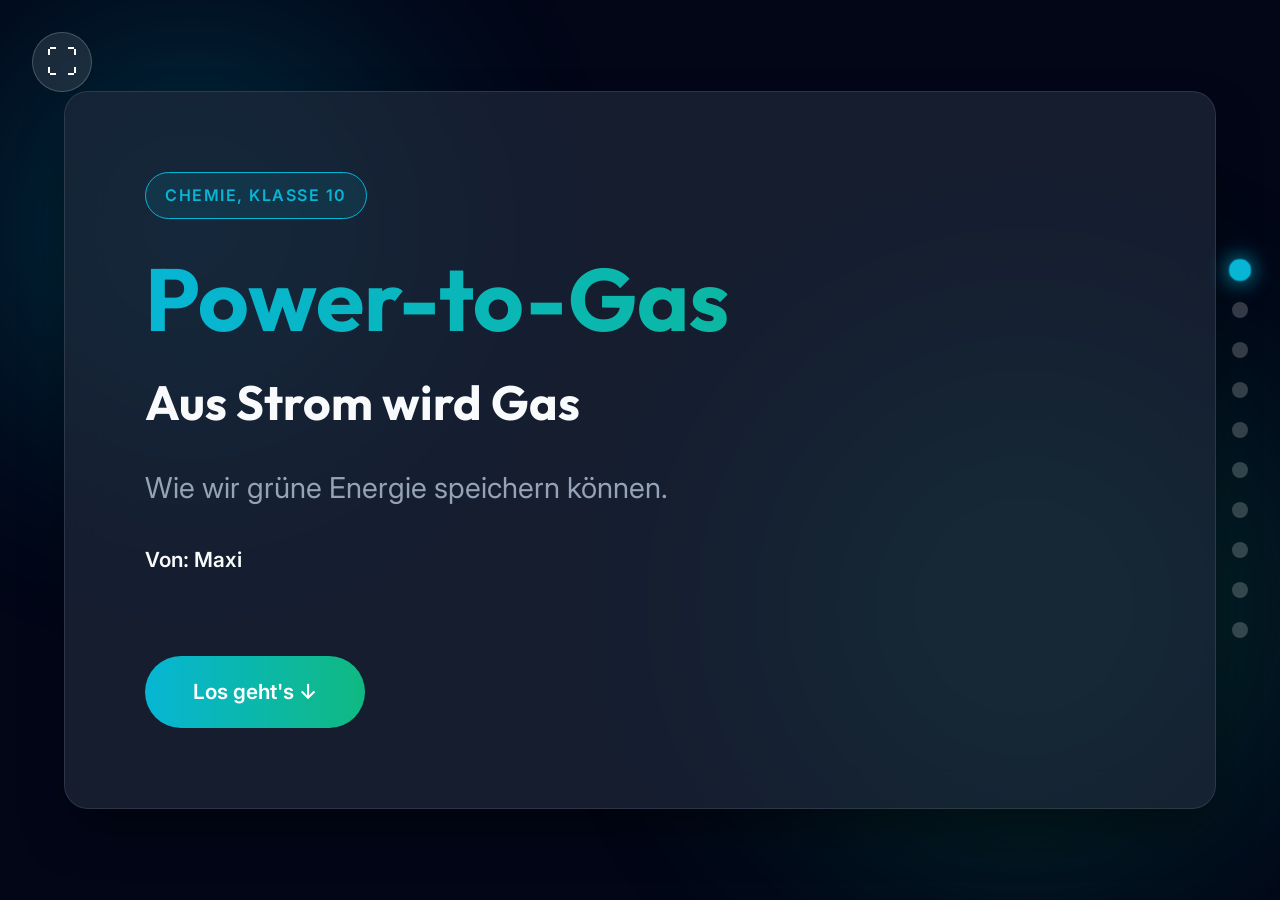
<file: index.html>
<!DOCTYPE html>
<html lang="de">
<head>
    <meta charset="UTF-8">
    <meta name="viewport" content="width=device-width, initial-scale=1.0">
    <title>Power-to-Gas: Aus Strom wird Gas</title>
    <link rel="preconnect" href="https://fonts.googleapis.com">
    <link rel="preconnect" href="https://fonts.gstatic.com" crossorigin>
    <link href="https://fonts.googleapis.com/css2?family=Inter:wght@300;400;600&family=Outfit:wght@500;700;800&display=swap" rel="stylesheet">
    <link rel="stylesheet" href="styles.css">
</head>
<body>
    <!-- Vollbild Button -->
    <button id="fullscreen-btn" class="fullscreen-btn" title="Vollbildmodus starten">⛶</button>

    <!-- Hintergrund Animation -->
    <div class="background-blobs">
        <div class="blob blob-1"></div>
        <div class="blob blob-2"></div>
    </div>

    <!-- Navigation an der Seite -->
    <nav class="progress-nav">
        <ul>
            <li><a href="#slide-1" class="dot active"></a></li>
            <li><a href="#slide-2" class="dot"></a></li>
            <li><a href="#slide-3" class="dot"></a></li>
            <li><a href="#slide-4" class="dot"></a></li>
            <li><a href="#slide-5" class="dot"></a></li>
            <li><a href="#slide-6" class="dot"></a></li>
            <li><a href="#slide-7" class="dot"></a></li>
            <li><a href="#slide-8" class="dot"></a></li>
            <li><a href="#slide-9" class="dot"></a></li>
            <li><a href="#slide-10" class="dot"></a></li>
        </ul>
    </nav>

    <!-- Hauptinhalt (Scroll-Container) -->
    <main class="container">
        <!-- Folie 1 -->
        <section id="slide-1" class="slide">
            <div class="glass-card animate-on-scroll">
                <div class="badge">Chemie, Klasse 10</div>
                <h1 class="gradient-text">Power-to-Gas</h1>
                <h2>Aus Strom wird Gas</h2>
                <p class="subtitle">Wie wir grüne Energie speichern können.</p>
                <div class="author">Von: Maxi</div>
                <a href="#slide-2" class="scroll-btn">Los geht's ↓</a>
            </div>
        </section>

        <!-- Folie 2 -->
        <section id="slide-2" class="slide">
            <div class="glass-card animate-on-scroll">
                <h2>Was ist "Power-to-Gas" eigentlich?</h2>
                <ul class="feature-list">
                    <li style="--delay: 0.1s">
                        <div class="icon">⚡</div>
                        <div>
                            <strong>Kurz gesagt:</strong> Man macht aus elektrischem Strom ("Power") brennbares Gas.
                        </div>
                    </li>
                    <li style="--delay: 0.3s">
                        <div class="icon">🔋</div>
                        <div>
                            <strong>Warum der Aufwand?</strong> Wir können Strom super schlecht für lange Zeit speichern (Akkus sind zu teuer).
                        </div>
                    </li>
                    <li style="--delay: 0.5s">
                        <div class="icon">🛢️</div>
                        <div>
                            <strong>Der Vorteil:</strong> Gas hingegen kann man extrem gut und sehr lange in großen Tanks speichern – wie normales Erdgas.
                        </div>
                    </li>
                </ul>
            </div>
        </section>

        <!-- Folie 3 -->
        <section id="slide-3" class="slide">
            <div class="glass-card animate-on-scroll">
                <h2>Das Problem mit Wind und Sonne</h2>
                <p class="subtitle">Erneuerbare Energien sind vom Wetter abhängig.</p>
                
                <div class="grid-2">
                    <div class="info-box danger" style="--delay: 0.2s">
                        <h3>Zu viel Strom 🌪️</h3>
                        <p>Wenn es stark stürmt, haben wir oft mehr Strom als wir brauchen. Die Windräder müssen dann leider oft abgestellt werden.</p>
                    </div>
                    <div class="info-box warning" style="--delay: 0.4s">
                        <h3>Zu wenig Strom 🌙</h3>
                        <p>Wenn es nachts windstill ist (die sogenannte "Dunkelflaute"), haben wir ein Problem, weil Strom im Netz fehlt.</p>
                    </div>
                </div>
                
                <div class="highlight-box success animate-on-scroll" style="--delay: 0.6s">
                    <strong>💡 Die Idee:</strong> Den überschüssigen Strom einfach als Gas "einfrieren" und später verbrauchen, wenn man ihn braucht!
                </div>
            </div>
        </section>

        <!-- Folie 4 -->
        <section id="slide-4" class="slide">
            <div class="glass-card animate-on-scroll">
                <div class="badge">Schritt 1</div>
                <h2>Die Elektrolyse</h2>
                <p>Das ist der wichtigste Schritt, für den wir unseren überschüssigen Strom nutzen.</p>
                
                <div class="reaction-container animate-on-scroll" style="--delay: 0.3s">
                    <div class="reaction-step">
                        <span class="molecule">2 H₂O</span>
                        <span class="desc">Wasser</span>
                    </div>
                    <div class="reaction-arrow">
                        <span class="lightning">⚡</span>
                        <span>Strom</span>
                    </div>
                    <div class="reaction-step">
                        <span class="molecule highlight-text">2 H₂ + O₂</span>
                        <span class="desc">Wasserstoff + Sauerstoff</span>
                    </div>
                </div>

                <ul class="clean-list">
                    <li style="--delay: 0.5s">Wir nehmen normales Wasser (H₂O) und jagen den Strom durch.</li>
                    <li style="--delay: 0.6s">Dadurch spaltet sich das Wasser in seine Bestandteile auf.</li>
                    <li style="--delay: 0.7s"><strong class="highlight-text">Der Wasserstoff ist jetzt unser erster Energiespeicher!</strong></li>
                </ul>
            </div>
        </section>

        <!-- Folie 5 (NEU: Detail Elektrolyseur) -->
        <section id="slide-5" class="slide">
            <div class="glass-card animate-on-scroll">
                <div class="badge">Detailwissen</div>
                <h2>Wie genau wird Strom jetzt zu Gas?</h2>
                <p class="subtitle">Ein Blick in das Innere der Maschine (Elektrolyseur).</p>
                
                <div class="grid-2">
                    <div class="info-box" style="--delay: 0.2s; border-color: #3b82f6;">
                        <h3 style="color: #3b82f6;">Minuspol (Kathode) 🔵</h3>
                        <p>Die elektrischen Teilchen aus dem Stromnetz (Elektronen) wandern hierhin. Das Wasser wird gespalten und es steigen <strong>Wasserstoff-Gasbläschen (H₂)</strong> auf.</p>
                    </div>
                    <div class="info-box" style="--delay: 0.4s; border-color: #ef4444;">
                        <h3 style="color: #ef4444;">Pluspol (Anode) 🔴</h3>
                        <p>Hier passiert der Rest: Die übrig gebliebenen Teilchen reagieren hier und es steigen <strong>Sauerstoff-Gasbläschen (O₂)</strong> nach oben.</p>
                    </div>
                </div>

                <div class="highlight-box warning animate-on-scroll" style="--delay: 0.6s">
                    <strong>Wichtig:</strong> Zwischen den beiden Polen ist eine hauchdünne Folie (Membran). Sie sorgt dafür, dass sich der frische Wasserstoff und Sauerstoff nicht sofort wieder vermischen – sonst hätten wir explosives Knallgas!
                </div>
            </div>
        </section>

        <!-- Folie 6 -->
        <section id="slide-6" class="slide">
            <div class="glass-card animate-on-scroll">
                <div class="badge">Schritt 2</div>
                <h2>Die Methanisierung</h2>
                
                <div class="problem-solution">
                    <div class="box error animate-on-scroll" style="--delay: 0.1s">
                        <strong>Das Problem:</strong> Wasserstoff ist cool, aber man kann ihn nicht einfach in riesigen Mengen in die normalen Gasleitungen pumpen. Die Rohre machen das nicht mit.
                    </div>
                    <div class="box success animate-on-scroll" style="--delay: 0.3s">
                        <strong>Die Lösung:</strong> Wir lassen den Wasserstoff mit Kohlenstoffdioxid (CO₂) reagieren. Heraus kommt <strong>Methan (CH₄)</strong>. Das ist quasi normales Erdgas!
                    </div>
                </div>

                <div class="equation-box animate-on-scroll" style="--delay: 0.5s">
                    <div class="label">Reaktionsgleichung (Sabatier-Prozess)</div>
                    <div class="equation">CO₂ + 4 H₂ → <span class="highlight-text">CH₄</span> + 2 H₂O</div>
                </div>
                

            </div>
        </section>

        <!-- Folie 7 -->
        <section id="slide-7" class="slide">
            <div class="glass-card animate-on-scroll">
                <h2>Was machen wir dann mit dem Gas?</h2>
                <p class="subtitle">Das Methan wird ins riesige Erdgasnetz gepumpt. Wofür nutzt man das dann?</p>
                
                <div class="grid-4">
                    <div class="use-case" style="--delay: 0.2s">
                        <div class="icon">🔌</div>
                        <h3>Wieder zu Strom</h3>
                        <p>Verbrennen in Kraftwerken (wenn kein Wind weht).</p>
                    </div>
                    <div class="use-case" style="--delay: 0.3s">
                        <div class="icon">🔥</div>
                        <h3>Heizung</h3>
                        <p>Zum ganz normalen Heizen bei uns zu Hause.</p>
                    </div>
                    <div class="use-case" style="--delay: 0.4s">
                        <div class="icon">🚗</div>
                        <h3>Verkehr</h3>
                        <p>Als Treibstoff für Busse, Schiffe oder auch Autos.</p>
                    </div>
                    <div class="use-case" style="--delay: 0.5s">
                        <div class="icon">🏭</div>
                        <h3>Industrie</h3>
                        <p>Die Chemieindustrie braucht sowieso extrem viel Gas.</p>
                    </div>
                </div>
            </div>
        </section>

        <!-- Folie 8 -->
        <section id="slide-8" class="slide">
            <div class="glass-card animate-on-scroll">
                <h2>Lohnt sich das? (Vor- und Nachteile)</h2>
                
                <div class="pros-cons">
                    <div class="pros animate-on-scroll" style="--delay: 0.2s">
                        <h3 class="success-text">Vorteile</h3>
                        <ul>
                            <li>Wir können riesige Mengen Energie monatelang speichern (z. B. vom Sommer für den kalten Winter).</li>
                            <li>Es ist klimafreundlich, weil wir grünen Strom verwenden.</li>
                        </ul>
                    </div>
                    <div class="cons animate-on-scroll" style="--delay: 0.4s">
                        <h3 class="danger-text">Nachteile</h3>
                        <ul>
                            <li><strong>Geringer Wirkungsgrad:</strong> Es geht mega viel Energie als Wärme verloren! Von 100% Strom bleiben am Ende oft nur 30 bis 40% übrig.</li>
                            <li>Die Anlagen sind im Moment noch ziemlich teuer im Aufbau.</li>
                        </ul>
                    </div>
                </div>
            </div>
        </section>

        <!-- Folie 9 -->
        <section id="slide-9" class="slide">
            <div class="glass-card animate-on-scroll text-center">
                <h2>Mein Fazit</h2>
                <ul class="conclusion-list">
                    <li style="--delay: 0.2s">Power-to-Gas rettet uns nicht davor, dass wir Strom sparen müssen, weil die Energieverluste recht hoch sind.</li>
                    <li style="--delay: 0.4s"><strong>Aber:</strong> Es ist extrem wichtig für die Energiewende, um Überschuss in den Winter zu retten!</li>
                    <li style="--delay: 0.6s">In Zukunft werden wir sicher viel mehr davon sehen, wenn die Technik billiger wird.</li>
                </ul>
                <h3 class="end-text animate-on-scroll" style="--delay: 1.0s">Habt ihr noch Fragen?<br><span class="highlight-text">Danke fürs Zuhören!</span></h3>
            </div>
        </section>

        <!-- Folie 10 (Quellen) -->
        <section id="slide-10" class="slide">
            <div class="glass-card animate-on-scroll">
                <h2>Quellenverzeichnis</h2>
                
                <ul class="feature-list" style="margin-top: 2rem;">
                    <li style="--delay: 0.2s">
                        <div class="icon">🔗</div>
                        <div>
                            <strong>Umweltbundesamt:</strong> Allgemeine Informationen zur Speicherung von erneuerbaren Energien.<br>
                            <a href="https://www.umweltbundesamt.de/" target="_blank" style="color: var(--primary); text-decoration: none; word-break: break-all;">www.umweltbundesamt.de</a>
                        </div>
                    </li>
                    <li style="--delay: 0.4s">
                        <div class="icon">🔗</div>
                        <div>
                            <strong>Bundesministerium für Wirtschaft und Klimaschutz:</strong> Fakten zur Wasserstoffstrategie.<br>
                            <a href="https://www.bmwk.de/" target="_blank" style="color: var(--primary); text-decoration: none; word-break: break-all;">www.bmwk.de</a>
                        </div>
                    </li>
                    <li style="--delay: 0.6s">
                        <div class="icon">🔗</div>
                        <div>
                            <strong>Wikipedia / Chemie.de:</strong> Für die Details und chemischen Reaktionsgleichungen (Sabatier-Prozess).<br>
                            <a href="https://de.wikipedia.org/wiki/Power-to-Gas" target="_blank" style="color: var(--primary); text-decoration: none; word-break: break-all;">de.wikipedia.org/wiki/Power-to-Gas</a>
                        </div>
                    </li>
                </ul>
            </div>
        </section>
    </main>

    <script src="script.js"></script>
</body>
</html>
</file>
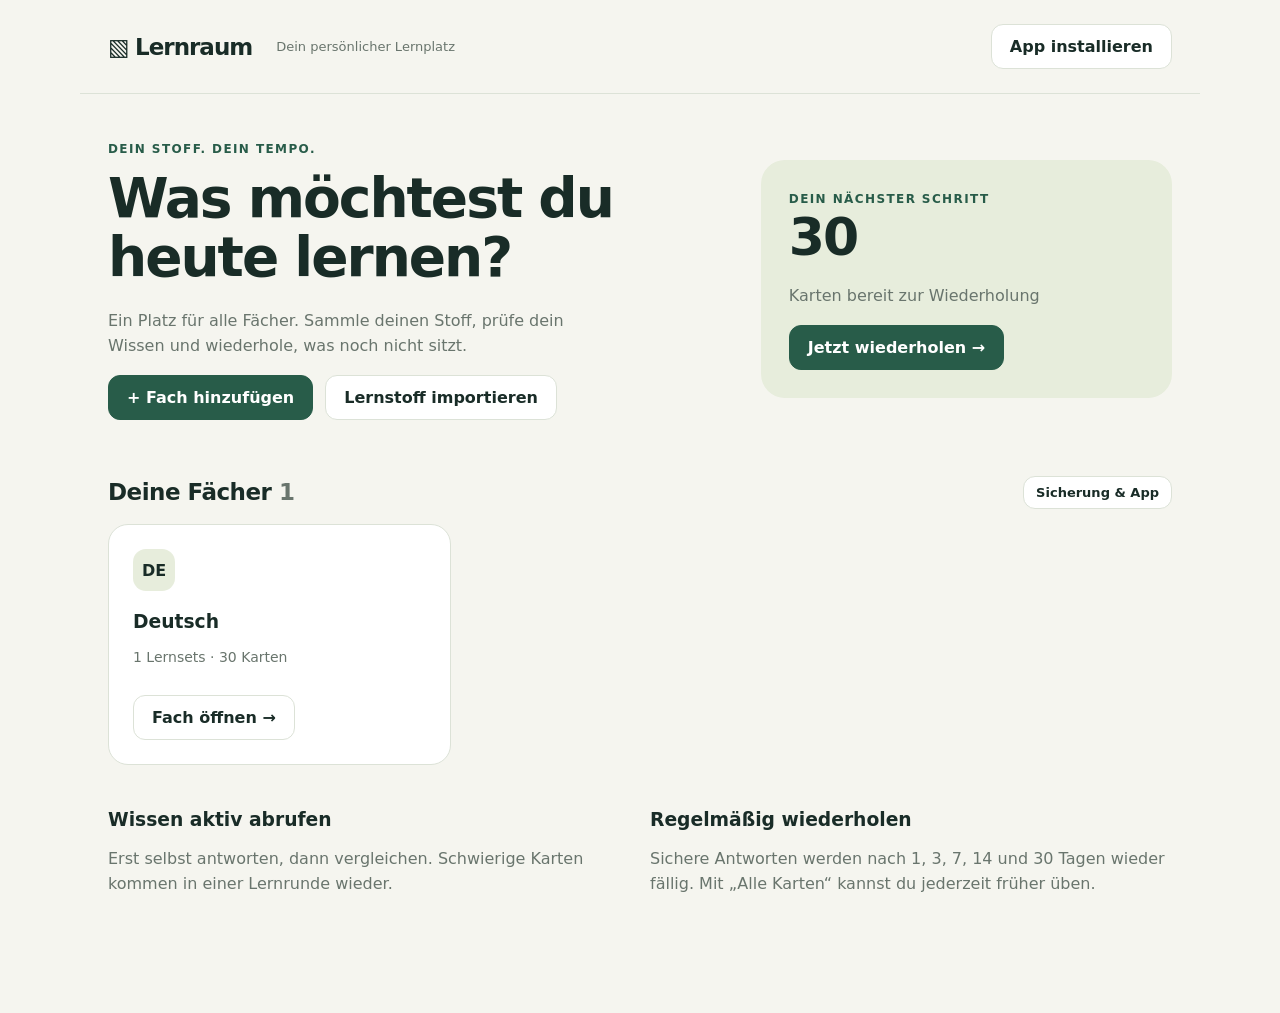
<file: lernraum/index.html>
<!doctype html><html lang="de"><head><meta charset="utf-8"><meta name="viewport" content="width=device-width,initial-scale=1,viewport-fit=cover"><meta name="theme-color" content="#192c27"><meta name="apple-mobile-web-app-capable" content="yes"><meta name="apple-mobile-web-app-title" content="Lernraum"><link rel="manifest" href="manifest.webmanifest"><link rel="apple-touch-icon" href="icon-192.png"><link rel="icon" href="icon.svg"><title>Lernraum · Dein Stoff. Dein Tempo.</title><link rel="stylesheet" href="style.css"></head><body><header><a href="#" id="brand">▧ <b>Lernraum</b></a><span id="connection">Dein persönlicher Lernplatz</span><button id="install">App installieren</button></header><main id="app"></main><div id="toast" role="status" aria-live="polite"></div><script src="deutsch.js"></script><script src="app.js"></script></body></html>
</file>
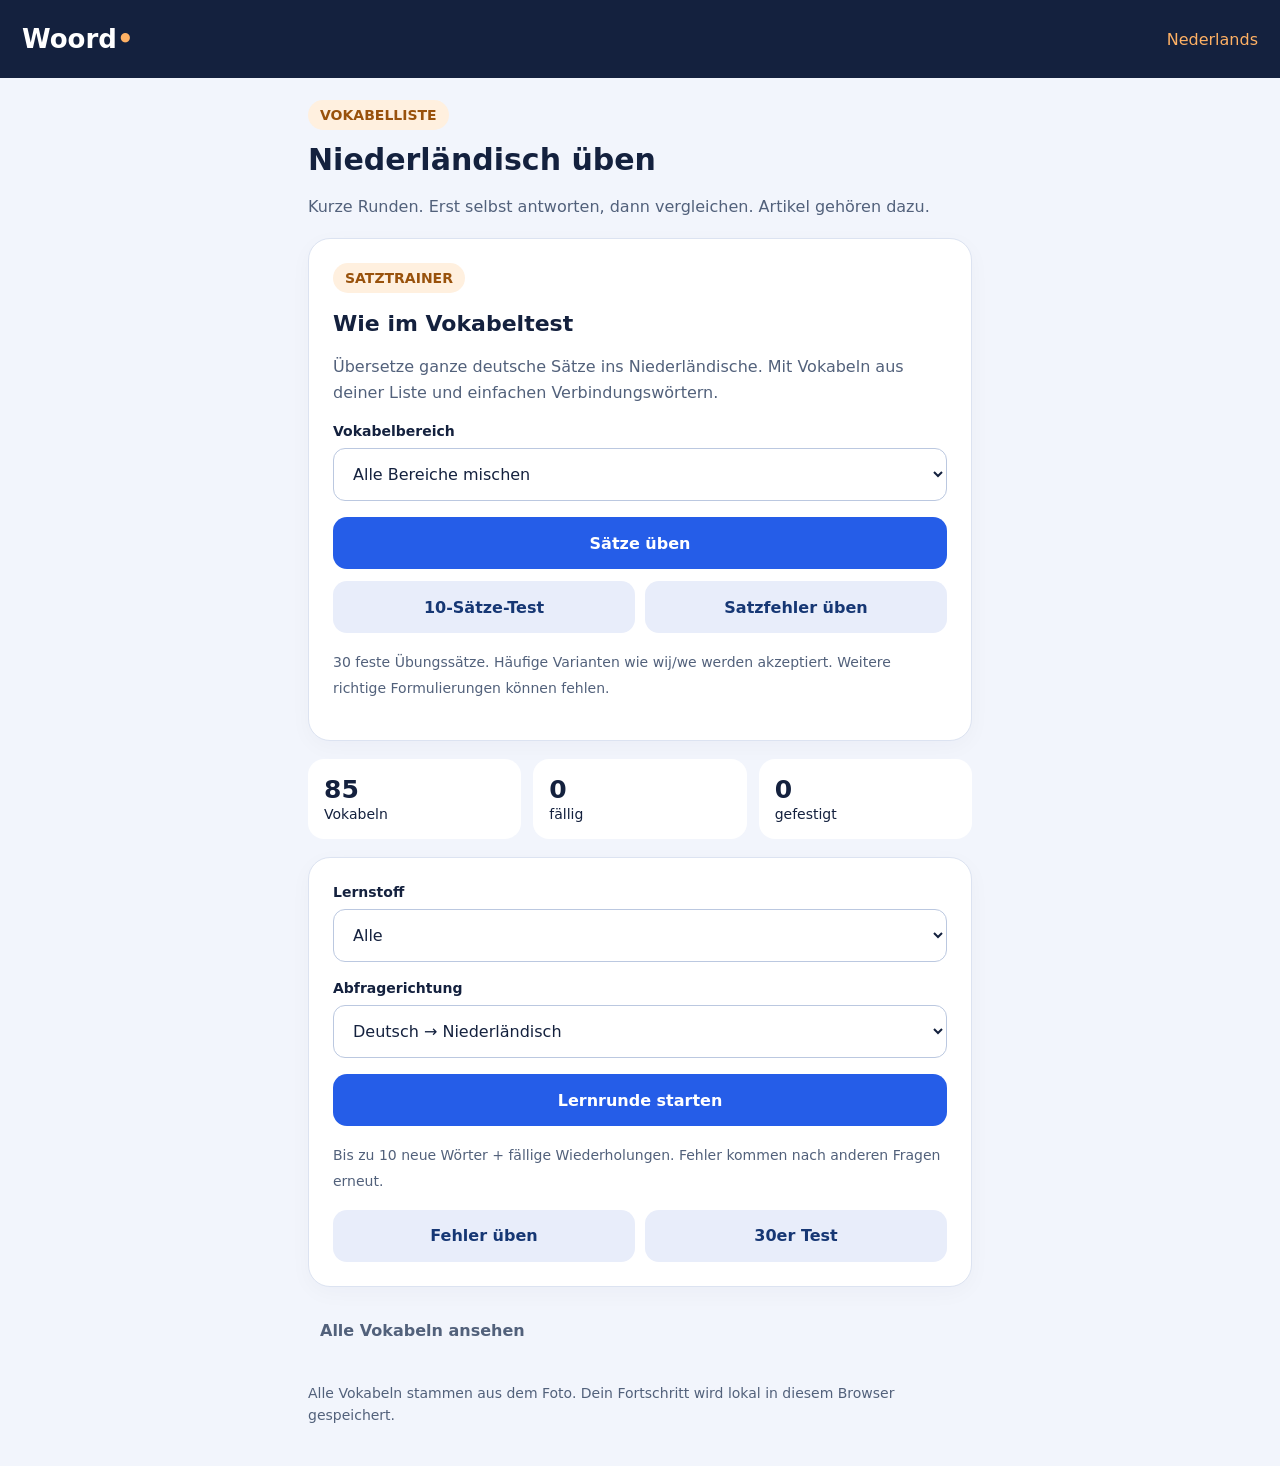
<file: woord/index.html>
<!doctype html><html lang="de"><meta charset="utf-8"><meta name="viewport" content="width=device-width,initial-scale=1"><title>Woord – Niederländisch lernen</title><style>
:root{font-family:system-ui,sans-serif;color:#14213e;background:#f2f5fc}*{box-sizing:border-box}body{margin:0}header{background:#14213e;color:white;padding:24px 22px;display:flex;align-items:center;justify-content:space-between}header b{font-size:26px}header span{color:#ffb164}main{max-width:700px;margin:auto;padding:22px 18px 40px}h1{font-size:30px;line-height:1.2;margin:12px 0}h2{font-size:22px}.muted{color:#52617b;line-height:1.6}.card{background:white;border:1px solid #dce3f1;border-radius:22px;padding:24px;margin:18px 0;box-shadow:0 6px 22px #14213e08}.tag{font-size:14px;font-weight:700;color:#99520c;background:#fff0df;padding:7px 12px;border-radius:30px;display:inline-block}.stats{display:flex;gap:12px}.stats>div{flex:1;background:white;border-radius:16px;padding:16px}.stats b{display:block;font-size:25px}button,input,select{font:inherit;font-size:16px}button{background:#255de8;color:white;border:0;padding:16px 20px;border-radius:14px;font-weight:700;min-height:52px;cursor:pointer}button.secondary{background:#e8edfa;color:#163774}button.ghost{background:transparent;color:#52617b;padding:12px}button:disabled{opacity:.45}input,select{width:100%;padding:15px;border:1px solid #bbc8e0;border-radius:12px;background:white;color:#14213e;margin:8px 0 16px}input:focus{outline:3px solid #b6ccff}.wide{width:100%}.row{display:flex;gap:10px;flex-wrap:wrap}.row>button{flex:1}label{font-size:14px;font-weight:700}.prompt{font-size:32px;line-height:1.3;margin:24px 0;overflow-wrap:anywhere}progress{width:100%;height:8px;accent-color:#255de8}.feedback{padding:16px;border-radius:14px;background:#eef2fb;line-height:1.6;margin:14px 0}.good{background:#e1f4e9}.bad{background:#fff0e3}.word{padding:14px 0;border-bottom:1px solid #e4e9f4}.word b{display:block;font-size:18px}.word span{line-height:1.6;color:#52617b}a{color:#255de8}summary{cursor:pointer;padding:12px 0;font-weight:700}small{font-size:14px}footer{margin-top:25px;color:#52617b;font-size:14px;line-height:1.6}
</style><header><b>Woord<span>•</span></b><span>Nederlands</span></header><main id="app"></main><script>
const WORDS = [
  {"id": 0, "nl": "het spoor", "de": ["Gleis"], "group": "Vor C3"},
  {"id": 1, "nl": "de maand", "de": ["Monat"], "group": "C3"},
  {"id": 2, "nl": "de januari", "de": ["Januar"], "group": "C3"},
  {"id": 3, "nl": "de februari", "de": ["Februar"], "group": "C3"},
  {"id": 4, "nl": "de maart", "de": ["März"], "group": "C3"},
  {"id": 5, "nl": "de april", "de": ["April"], "group": "C3"},
  {"id": 6, "nl": "de mei", "de": ["Mai"], "group": "C3"},
  {"id": 7, "nl": "de juni", "de": ["Juni"], "group": "C3"},
  {"id": 8, "nl": "de juli", "de": ["Juli"], "group": "C3"},
  {"id": 9, "nl": "de augustus", "de": ["August"], "group": "C3"},
  {"id": 10, "nl": "de september", "de": ["September"], "group": "C3"},
  {"id": 11, "nl": "de oktober", "de": ["Oktober"], "group": "C3"},
  {"id": 12, "nl": "de november", "de": ["November"], "group": "C3"},
  {"id": 13, "nl": "de december", "de": ["Dezember"], "group": "C3"},
  {"id": 14, "nl": "de maandag", "de": ["Montag"], "group": "C3"},
  {"id": 15, "nl": "de dinsdag", "de": ["Dienstag"], "group": "C3"},
  {"id": 16, "nl": "de woensdag", "de": ["Mittwoch"], "group": "C3"},
  {"id": 17, "nl": "de donderdag", "de": ["Donnerstag"], "group": "C3"},
  {"id": 18, "nl": "de vrijdag", "de": ["Freitag"], "group": "C3"},
  {"id": 19, "nl": "de zaterdag", "de": ["Samstag"], "group": "C3"},
  {"id": 20, "nl": "de zondag", "de": ["Sonntag"], "group": "C3"},
  {"id": 21, "nl": "in 1975", "de": ["1975", "im Jahr 1975"], "group": "C4"},
  {"id": 22, "nl": "door de week", "de": ["unter der Woche"], "group": "C4"},
  {"id": 23, "nl": "het weekend", "de": ["Wochenende"], "group": "C4"},
  {"id": 24, "nl": "uitslapen", "de": ["ausschlafen"], "group": "C4"},
  {"id": 25, "nl": "geboren", "de": ["geboren"], "group": "C5"},
  {"id": 26, "nl": "eten", "de": ["essen"], "group": "D1"},
  {"id": 27, "nl": "de kolom", "de": ["Spalte"], "group": "D1"},
  {"id": 28, "nl": "de soep", "de": ["Suppe"], "group": "D1"},
  {"id": 29, "nl": "de daghap", "de": ["Tagesgericht"], "group": "D1"},
  {"id": 30, "nl": "de frisdrank", "de": ["Erfrischungsgetränk"], "group": "D1"},
  {"id": 31, "nl": "de tosti ham/kaas", "de": ["Schinken-Käse-Toast"], "group": "D1"},
  {"id": 32, "nl": "de koffie verkeerd", "de": ["Milchkaffee"], "group": "D1"},
  {"id": 33, "nl": "het bier", "de": ["Bier"], "group": "D1"},
  {"id": 34, "nl": "het biertje", "de": ["Bier"], "group": "D1"},
  {"id": 35, "nl": "de spa", "de": ["Mineralwasser"], "group": "D1"},
  {"id": 36, "nl": "de uitsmijter", "de": ["strammer Max"], "group": "D1"},
  {"id": 37, "nl": "de muntthee", "de": ["Pfefferminztee"], "group": "D1"},
  {"id": 38, "nl": "de portie", "de": ["Portion"], "group": "D1"},
  {"id": 39, "nl": "de bitterbal", "de": ["frittiertes Bällchen mit Fleischragout"], "group": "D1"},
  {"id": 40, "nl": "het sinaasappelsap", "de": ["Orangensaft"], "group": "D1"},
  {"id": 41, "nl": "de salade", "de": ["Salat"], "group": "D1"},
  {"id": 42, "nl": "de maaltijdsalade", "de": ["Salat als Hauptgericht"], "group": "D1"},
  {"id": 43, "nl": "het broodje", "de": ["Brötchen"], "group": "D1"},
  {"id": 44, "nl": "de chocomel", "de": ["Schokoladenmilch"], "group": "D1"},
  {"id": 45, "nl": "de slagroom", "de": ["Schlagsahne"], "group": "D1"},
  {"id": 46, "nl": "de borrel", "de": ["Schnaps"], "group": "D1"},
  {"id": 47, "nl": "het borreltje", "de": ["Schnaps"], "group": "D1"},
  {"id": 48, "nl": "de pannenkoek", "de": ["Pfannkuchen", "Eierkuchen"], "group": "D1"},
  {"id": 49, "nl": "het eten", "de": ["Essen"], "group": "D1"},
  {"id": 50, "nl": "de drank", "de": ["Getränk"], "group": "D1"},
  {"id": 51, "nl": "warm", "de": ["warm"], "group": "D1"},
  {"id": 52, "nl": "koud", "de": ["kalt"], "group": "D1"},
  {"id": 53, "nl": "het stuk", "de": ["Stück"], "group": "D2"},
  {"id": 54, "nl": "vergelijken", "de": ["vergleichen"], "group": "D2"},
  {"id": 55, "nl": "het broodje gezond", "de": ["Brötchen mit gesundem Belag"], "group": "D2"},
  {"id": 56, "nl": "de tomatensoep", "de": ["Tomatensuppe"], "group": "D2"},
  {"id": 57, "nl": "maar", "de": ["mal"], "group": "D2"},
  {"id": 58, "nl": "afrekenen", "de": ["abrechnen", "zahlen"], "group": "D2"},
  {"id": 59, "nl": "naar binnen", "de": ["hinein"], "group": "D2"},
  {"id": 60, "nl": "graag", "de": ["bitte"], "group": "D2"},
  {"id": 61, "nl": "de euro", "de": ["Euro"], "group": "D2"},
  {"id": 62, "nl": "denken", "de": ["denken"], "group": "D2"},
  {"id": 63, "nl": "sturen", "de": ["schicken"], "group": "D2"},
  {"id": 64, "nl": "de ober", "de": ["Kellner"], "group": "D3"},
  {"id": 65, "nl": "de serveerster", "de": ["Kellnerin"], "group": "D3"},
  {"id": 66, "nl": "de gast", "de": ["Gast"], "group": "D3"},
  {"id": 67, "nl": "oefenen", "de": ["üben"], "group": "D4"},
  {"id": 68, "nl": "de geboortedatum", "de": ["Geburtsdatum"], "group": "D5"},
  {"id": 69, "nl": "het apenstaartje", "de": ["@-Zeichen"], "group": "D5"},
  {"id": 70, "nl": "weten", "de": ["wissen"], "group": "D6"},
  {"id": 71, "nl": "de sms", "de": ["SMS"], "group": "ÜB"},
  {"id": 72, "nl": "praten", "de": ["reden"], "group": "ÜB"},
  {"id": 73, "nl": "de prepositie", "de": ["Präposition"], "group": "ÜB"},
  {"id": 74, "nl": "zoveel", "de": ["so viel"], "group": "ÜB"},
  {"id": 75, "nl": "mogelijk", "de": ["möglich"], "group": "ÜB"},
  {"id": 76, "nl": "de agenda", "de": ["Terminkalender"], "group": "ÜB"},
  {"id": 77, "nl": "ontbreken", "de": ["fehlen"], "group": "ÜB"},
  {"id": 78, "nl": "ontbrekend", "de": ["fehlend"], "group": "ÜB"},
  {"id": 79, "nl": "de rozijn", "de": ["Rosine"], "group": "ÜB"},
  {"id": 80, "nl": "klein", "de": ["klein"], "group": "ÜB"},
  {"id": 81, "nl": "nou", "de": ["nun"], "group": "ÜB"},
  {"id": 82, "nl": "het cadeau", "de": ["Geschenk"], "group": "ÜB"},
  {"id": 83, "nl": "heerlijk", "de": ["herrlich"], "group": "ÜB"},
  {"id": 84, "nl": "de nacht", "de": ["Nacht"], "group": "ÜB"}
];
const app=document.getElementById('app');
const STORAGE_KEY='woord-fotoliste-v1';
let state;try{state=JSON.parse(localStorage.getItem(STORAGE_KEY))||{cards:{},sessions:0}}catch(e){state={cards:{},sessions:0}}
state.cards=state.cards||{};state.sessions=state.sessions||0;
const GROUPS=['Alle',...new Set(WORDS.map(w=>w.group))];
let group='Alle',direction='nl',session=null;
const esc=s=>String(s).replace(/[&<>"']/g,c=>({'&':'&amp;','<':'&lt;','>':'&gt;','"':'&quot;',"'":'&#39;'}[c]));
const norm=s=>s.toLowerCase().normalize('NFC').replace(/[.!?,]/g,'').replace(/\s+/g,' ').trim();
function save(){let s=JSON.stringify(state);localStorage.setItem(STORAGE_KEY,s)}
const key=(w,d)=>w.nl+':'+d, get=(w,d)=>state.cards[key(w,d)]||{level:0,due:0,errors:0,seen:0};
function pool(){return WORDS.filter(w=>group==='Alle'||w.group===group)}
function shuffle(a){return [...a].sort(()=>Math.random()-.5)}
function home(){session=null;let p=pool(),due=p.filter(w=>get(w,direction).seen&&get(w,direction).due<=Date.now()).length,secure=p.filter(w=>get(w,direction).level>=3).length;
app.innerHTML=`<span class="tag">VOKABELLISTE</span><h1>Niederländisch üben</h1><p class="muted">Kurze Runden. Erst selbst antworten, dann vergleichen. Artikel gehören dazu.</p><div class="stats"><div><b>${p.length}</b><small>Vokabeln</small></div><div><b>${due}</b><small>fällig</small></div><div><b>${secure}</b><small>gefestigt</small></div></div><div class="card"><label for="group">Lernstoff</label><select id="group">${GROUPS.map(x=>`<option ${group===x?'selected':''}>${x}</option>`).join('')}</select><label for="direction">Abfragerichtung</label><select id="direction"><option value="nl" ${direction==='nl'?'selected':''}>Deutsch → Niederländisch</option><option value="de" ${direction==='de'?'selected':''}>Niederländisch → Deutsch</option></select><button class="wide" onclick="start('learn')">Lernrunde starten</button><p class="muted"><small>Bis zu 10 neue Wörter + fällige Wiederholungen. Fehler kommen nach anderen Fragen erneut.</small></p><div class="row"><button class="secondary" onclick="start('errors')">Fehler üben</button><button class="secondary" onclick="start('exam')">${p.length>=30?'30er Test':'Test starten'}</button></div></div><button class="ghost" onclick="list()">Alle Vokabeln ansehen</button><footer>Alle Vokabeln stammen aus dem Foto. Dein Fortschritt wird lokal in diesem Browser gespeichert.</footer>`;
document.getElementById('group').onchange=e=>{group=e.target.value;home()};document.getElementById('direction').onchange=e=>{direction=e.target.value;home()};}
function start(mode){let p=pool(),items;
if(mode==='exam')items=shuffle(p).slice(0,30);
else if(mode==='errors')items=shuffle(p.filter(w=>get(w,direction).errors>0&&get(w,direction).level<3)).slice(0,20);
else{let due=shuffle(p.filter(w=>get(w,direction).seen&&get(w,direction).due<=Date.now())).slice(0,20);let fresh=p.filter(w=>!get(w,direction).seen).slice(0,10);items=[...due,...fresh]}
if(!items.length){app.innerHTML=`<div class="card"><h2>${mode==='errors'?'Keine unsicheren Fehler.':'Alles für jetzt erledigt.'}</h2><p class="muted">${mode==='errors'?'Starte eine Lernrunde oder prüfe dich mit dem Test.':'Mach später mit den fälligen Wiederholungen weiter oder nutze jetzt den Test.'}</p><button onclick="home()">Zur Übersicht</button></div>`;return}
session={mode,q:items.map(w=>({w,intro:mode==='learn'&&!get(w,direction).seen})),index:0,answers:[],help:false,started:Date.now(),max:Math.min(items.length*3,60),graded:false};show()}
function targets(w){return direction==='de'?w.de:[w.nl]}
function show(){let s=session;if(s.index>=s.q.length||s.index>=s.max)return finish();s.help=false;s.graded=false;let item=s.q[s.index],w=item.w;let prompt=direction==='nl'?w.de.join(' / '):w.nl;
if(direction==='nl'&&w.nl==='eten')prompt+=' (Verb)';
if(direction==='nl'&&w.nl==='het eten')prompt+=' (Nomen)';
app.innerHTML=`<button class="ghost" onclick="leave()">Runde beenden</button><div class="row"><small>${s.mode==='exam'?'TEST':s.mode==='errors'?'FEHLER ÜBEN':'LERNRUNDE'}</small><small>${s.index+1} / ${Math.min(s.q.length,s.max)}</small></div><progress value="${s.index}" max="${Math.min(s.q.length,s.max)}"></progress><div class="card"><span class="tag">${esc(w.group)}</span>${item.intro?`<h2>Neues Wort</h2><div class="prompt">${esc(w.nl)}</div><p class="muted">${esc(w.de.join(' / '))}</p><p class="muted">Lies das Wort und sprich es einmal laut. Gleich fragst du es aus dem Kopf ab.</p><button class="wide" onclick="ready()">Jetzt abfragen</button>`:`<p class="muted">${direction==='nl'?'Schreibe auf Niederländisch.':'Schreibe eine deutsche Bedeutung.'}</p><div class="prompt">${esc(prompt)}</div><form id="form"><input id="answer" autocomplete="off" autocapitalize="none" spellcheck="false" aria-label="Deine Übersetzung" placeholder="Deine Antwort"><button class="wide" id="check">Prüfen</button></form><div id="feedback" aria-live="polite"></div>${s.mode!=='exam'?'<button class="ghost" id="hint" onclick="hint()">Lösung zeigen</button>':''}`}</div>`;
if(!item.intro){document.getElementById('form').onsubmit=e=>{e.preventDefault();grade()};}}
function ready(){session.q[session.index].intro=false;show()}
function hint(){if(session.graded)return;session.help=true;document.getElementById('feedback').innerHTML=`<div class="feedback">${esc(targets(session.q[session.index].w).join(' / '))}<br><small>Mit Hilfe zählt diese Antwort als Wiederholung.</small></div>`;document.getElementById('hint').disabled=true}
function grade(){let s=session;if(s.graded)return;let w=s.q[s.index].w,answer=document.getElementById('answer').value;if(!answer.trim()&&!s.help){document.getElementById('answer').focus();return}s.graded=true;let ok=!s.help&&targets(w).some(t=>norm(t)===norm(answer));
// Identical translations such as Bier and Schnaps can have two Dutch entries.
if(direction==='nl'&&!s.help){
  ok=WORDS.some(x=>x.de.some(v=>w.de.includes(v))&&norm(x.nl)===norm(answer));
}
s.answers.push({w,answer,ok,help:s.help});if(s.mode!=='exam')update(w,ok);
if(!ok&&s.mode!=='exam'&&s.q.length<s.max)s.q.splice(Math.min(s.index+4,s.q.length),0,{w,intro:false});
document.getElementById('answer').disabled=true;document.getElementById('check').disabled=true;if(document.getElementById('hint'))document.getElementById('hint').disabled=true;
document.getElementById('feedback').innerHTML=s.mode==='exam'?`<button class="wide secondary" onclick="next()">Weiter</button>`:`<div class="feedback ${ok?'good':'bad'}"><b>${ok?'Richtig.':s.help?'Mit Hilfe gelernt.':'Noch einmal üben.'}</b><br>${esc(targets(w).join(' / '))}${!ok?'<br><small>'+esc(vocabExplain(w,answer))+'</small>':''}</div><button class="wide" onclick="next()">Weiter</button>`;}
function update(w,ok){let c=get(w,direction);c={...c};c.seen++;if(ok)c.level=Math.min(c.level+1,5);else{c.level=0;c.errors++}c.due=Date.now()+(ok?[0,600000,86400000,259200000,604800000,1209600000][c.level]:60000);state.cards[key(w,direction)]=c;save()}
function next(){session.index++;show()}
function leave(){if(confirm('Runde beenden? Bereits geübte Wörter bleiben gespeichert.')){if(session.mode==='exam')finish();else home()}}
function finish(){let s=session;if(s.mode==='exam')s.answers.forEach(a=>update(a.w,a.ok));state.sessions++;save();let right=s.answers.filter(a=>a.ok).length,wrong=s.answers.filter(a=>!a.ok);app.innerHTML=`<span class="tag">${s.mode==='exam'?'TESTERGEBNIS':'RUNDE GESCHAFFT'}</span><h1>${right} / ${s.answers.length} richtig</h1><p class="muted">${s.mode==='exam'?'Ohne Hilfe abgefragt.':'Gezählt werden alle Antworten, auch Wiederholungen.'} ${Math.max(1,Math.round((Date.now()-s.started)/60000))} Minuten geübt.</p><div class="card"><h2>${wrong.length?'Diese Wörter brauchen noch Übung':'Gut gemacht.'}</h2>${wrong.map(a=>`<div class="word"><b>${esc(a.w.nl)}</b><span>${esc(a.w.de.join(' / '))}</span><br><small>Deine Antwort: ${esc(a.answer||'Lösung angesehen')}</small></div>`).join('')||'<p class="muted">Komm später wieder: Abrufen mit etwas Abstand hilft beim Behalten.</p>'}</div><div class="row"><button onclick="home()">Übersicht</button>${wrong.length?'<button class="secondary" onclick="start(\'errors\')">Fehler üben</button>':''}</div>`;session=null}
function list(){app.innerHTML=`<button class="ghost" onclick="home()">Zur Übersicht</button><h1>Deine Vokabeln</h1><p class="muted">${pool().length} Einträge aus dem Foto</p><input id="search" placeholder="Wort suchen" aria-label="Wort suchen"><div class="card" id="words"></div>`;let render=()=>{let q=norm(document.getElementById('search').value);document.getElementById('words').innerHTML=pool().filter(w=>norm(w.nl+' '+w.de.join(' ')).includes(q)).map(w=>`<div class="word"><b>${esc(w.nl)}</b><span>${esc(w.de.join(' / '))}</span></div>`).join('')||'<p>Keine Treffer.</p>'};document.getElementById('search').oninput=render;render()}
function editDistance(a,b){let row=Array.from({length:b.length+1},(_,i)=>i);for(let i=0;i<a.length;i++){let next=[i+1];for(let j=0;j<b.length;j++)next.push(Math.min(next[j]+1,row[j+1]+1,row[j]+(a[i]===b[j]?0:1)));row=next}return row[b.length]}
function vocabExplain(w,answer){let correct=targets(w),a=norm(answer);if(direction==='nl'&&/^(de|het) /.test(w.nl)){let [article,...rest]=w.nl.split(' '),noun=rest.join(' ');if(a===norm(noun))return `Das Wort stimmt, aber der Artikel fehlt: ${article} ${noun}.`;if(a===norm((article==='de'?'het':'de')+' '+noun))return `Der Artikel ist vertauscht. Lerne die Verbindung ${w.nl}. De oder het lässt sich nicht sicher aus dem Deutschen ableiten.`;}if(correct.some(t=>norm(t).length>=3&&editDistance(a,norm(t))===1))return 'Fast richtig geschrieben. Vergleiche die Buchstaben mit der Lösung; die Schreibweise zählt mit.';return 'Merke dir Bedeutung, Artikel und Schreibweise. Das Wort kommt wieder.'}

const SENTENCES=[["Ich esse eine Suppe.","Ik eet een soep.","D1","Bei ik steht eet: ik eet."],["Wir essen einen Pfannkuchen.","Wij eten een pannenkoek.|We eten een pannenkoek.","D1","Bei wij/we steht die Grundform eten."],["Die Suppe ist warm.","De soep is warm.","D1","Soep hat den Artikel de."],["Das Essen ist kalt.","Het eten is koud.","D1","Das Nomen Essen heißt het eten."],["Ich trinke Orangensaft.","Ik drink sinaasappelsap.","D1","Nach ik steht drink. Sinaasappelsap braucht hier keinen Artikel."],["Wir trinken Pfefferminztee.","Wij drinken muntthee.|We drinken muntthee.","D1","Bei wij/we steht drinken."],["Ich möchte einen Milchkaffee.","Ik wil een koffie verkeerd.|Ik wil graag een koffie verkeerd.","D1","Koffie verkeerd bedeutet Milchkaffee."],["Der Gast isst einen Salat.","De gast eet een salade.","D3","De gast ist Einzahl, deshalb eet."],["Die Kellnerin ist hier.","De serveerster is hier.","D3","Kellnerin heißt de serveerster."],["Der Kellner bringt die Suppe.","De ober brengt de soep.","D3","Bei de ober steht brengt."],["Ich möchte bezahlen.","Ik wil afrekenen.|Ik wil graag afrekenen.","D2","Nach wil bleibt afrekenen im Infinitiv und steht am Ende."],["Wir gehen hinein.","Wij gaan naar binnen.|We gaan naar binnen.","D2","Hinein heißt naar binnen."],["Ich schicke eine SMS.","Ik stuur een sms.","ÜB","Sturen wird bei ik zu stuur."],["Wir reden mit dem Kellner.","Wij praten met de ober.|We praten met de ober.","ÜB","Mit heißt met. Bei wij/we steht praten."],["Das Geschenk ist klein.","Het cadeau is klein.","ÜB","Cadeau hat den Artikel het."],["Ich weiß das Geburtsdatum.","Ik weet de geboortedatum.|Ik ken de geboortedatum.","D5","Geburtsdatum heißt de geboortedatum."],["Am Wochenende kann ich ausschlafen.","In het weekend kan ik uitslapen.","C4","Nach In het weekend steht das Verb kan vor ik."],["Unter der Woche üben wir.","Door de week oefenen wij.|Door de week oefenen we.","C4","Beginnt der Satz mit Door de week, steht oefenen vor wij/we."],["Am Montag esse ich eine Suppe.","Op maandag eet ik een soep.","C3","Nach Op maandag folgt zuerst eet, dann ik."],["Im Januar bin ich geboren.","In januari ben ik geboren.","C3","Monate stehen hier ohne de. Nach In januari folgt ben ik."],["Ich bin im Mai geboren.","Ik ben in mei geboren.","C5","Geboren steht am Satzende."],["Wir vergleichen die Getränke.","Wij vergelijken de dranken.|We vergelijken de dranken.","D2","Drank wird in der Mehrzahl dranken."],["Die Portion ist klein.","De portie is klein.","D1","Portie hat den Artikel de."],["Ich esse ein Brötchen mit gesundem Belag.","Ik eet een broodje gezond.","D2","Das ist die feste Bezeichnung broodje gezond."],["Ich möchte eine Tomatensuppe.","Ik wil een tomatensoep.|Ik wil graag een tomatensoep.","D2","Tomatensuppe heißt tomatensoep."],["Der Terminkalender fehlt.","De agenda ontbreekt.","ÜB","Ontbreken wird bei de agenda zu ontbreekt."],["Wir üben so viel wie möglich.","Wij oefenen zoveel mogelijk.|We oefenen zoveel mogelijk.","ÜB","So viel wie möglich heißt zoveel mogelijk."],["Die Schokoladenmilch ist kalt.","De chocomel is koud.","D1","Chocomel hat den Artikel de."],["Am Freitag trinken wir Mineralwasser.","Op vrijdag drinken wij mineraalwater.|Op vrijdag drinken we mineraalwater.|Op vrijdag drinken wij spa.|Op vrijdag drinken we spa.","C3","Nach Op vrijdag steht drinken vor wij/we."],["Ich möchte einen Schinken-Käse-Toast.","Ik wil een tosti ham kaas.|Ik wil een tosti ham/kaas.|Ik wil graag een tosti ham kaas.","D1","Die Bezeichnung lautet tosti ham/kaas."]].map((r,i)=>({id:i,de:r[0],nl:r[1].split('|'),group:r[2],tip:r[3]}));
let sentenceSession=null;
state.sentences=state.sentences||{};
const originalHome=home;
home=function(){sentenceSession=null;originalHome();const card=document.createElement('section');card.className='card';card.innerHTML='<span class="tag">SATZTRAINER</span><h2>Wie im Vokabeltest</h2><p class="muted">Übersetze ganze deutsche Sätze ins Niederländische. Mit Vokabeln aus deiner Liste und einfachen Verbindungswörtern.</p><label for="sentenceGroup">Vokabelbereich</label><select id="sentenceGroup"><option value="Alle">Alle Bereiche mischen</option>'+[...new Set(SENTENCES.map(s=>s.group))].map(g=>'<option>'+esc(g)+'</option>').join('')+'</select><button class="wide" onclick="startSentences(\'learn\')">Sätze üben</button><div class="row" style="margin-top:12px"><button class="secondary" onclick="startSentences(\'exam\')">10-Sätze-Test</button><button class="secondary" onclick="startSentences(\'errors\')">Satzfehler üben</button></div><p class="muted"><small>30 feste Übungssätze. Häufige Varianten wie wij/we werden akzeptiert. Weitere richtige Formulierungen können fehlen.</small></p>';app.insertBefore(card,app.querySelector('.stats'));};
function startSentences(mode){
const g=document.getElementById('sentenceGroup')?.value||'Alle';
let p=SENTENCES.filter(s=>g==='Alle'||s.group===g);
if(mode==='errors')p=p.filter(s=>state.sentences[s.id]?.wrong);
if(!p.length){alert('In diesem Bereich gibt es noch keine Satzfehler.');return;}
sentenceSession={mode,q:shuffle(p).slice(0,10),i:0,answers:[],graded:false,help:false,finished:false};
renderSentence();
}
function renderSentence(){
const s=sentenceSession;if(s.i>=s.q.length)return finishSentences();
s.graded=false;s.help=false;const item=s.q[s.i];
app.innerHTML='<button class="ghost" onclick="leaveSentences()">Runde beenden</button><p>'+ (s.mode==='exam'?'SATZTEST':'SÄTZE ÜBEN')+' · '+(s.i+1)+' / '+s.q.length+'</p><progress value="'+s.i+'" max="'+s.q.length+'"></progress><div class="card"><span class="tag">'+esc(item.group)+'</span><p class="muted">Übersetze den ganzen Satz ins Niederländische.</p><div class="prompt">'+esc(item.de)+'</div><form id="sentenceForm"><label for="sentenceAnswer">Deine Übersetzung</label><input id="sentenceAnswer" autocomplete="off" autocapitalize="none" spellcheck="false" placeholder="Schreibe den ganzen Satz"><button id="sentenceCheck" class="wide">Antwort abgeben</button></form><div id="sentenceFeedback" aria-live="polite"></div>'+(s.mode==='exam'?'':'<button id="sentenceHint" class="ghost" onclick="sentenceHint()">Lösung ansehen</button>')+'</div>';
document.getElementById('sentenceForm').onsubmit=e=>{e.preventDefault();gradeSentence();};
}
function sentenceHint(){const s=sentenceSession;if(s.graded)return;s.help=true;document.getElementById('sentenceFeedback').innerHTML='<div class="feedback">'+esc(s.q[s.i].nl[0])+'<br><small>Mit Hilfe zählt die Antwort als Wiederholung.</small></div>';document.getElementById('sentenceHint').disabled=true;}
function gradeSentence(){
const s=sentenceSession;if(s.graded)return;const input=document.getElementById('sentenceAnswer'),a=input.value;if(!a.trim()&&!s.help){input.focus();return;}
s.graded=true;const item=s.q[s.i],ok=!s.help&&item.nl.some(n=>norm(n)===norm(a));s.answers.push({item,answer:a,ok,help:s.help});
input.disabled=true;document.getElementById('sentenceCheck').disabled=true;if(document.getElementById('sentenceHint'))document.getElementById('sentenceHint').disabled=true;
document.getElementById('sentenceFeedback').innerHTML=(s.mode==='exam'?'':'<div class="feedback '+(ok?'good':'bad')+'"><b>'+(ok?'Richtig!':s.help?'Mit Hilfe geübt.':'Vergleiche mit der Musterlösung.')+'</b><br>'+esc(item.nl[0])+'<br><small>'+esc(item.tip)+'</small></div>')+'<button class="wide" onclick="nextSentence()">Weiter</button>';
}
function nextSentence(){sentenceSession.i++;renderSentence();}
function leaveSentences(){if(confirm('Satzrunde beenden und bisherige Antworten auswerten?'))finishSentences();}
function finishSentences(){
const s=sentenceSession;if(!s||s.finished)return;s.finished=true;
for(const a of s.answers){const old=state.sentences[a.item.id]||{seen:0,wrong:false};state.sentences[a.item.id]={seen:old.seen+1,wrong:!a.ok};}save();
const wrong=s.answers.filter(a=>!a.ok);
app.innerHTML='<span class="tag">SATZERGEBNIS</span><h1>'+s.answers.filter(a=>a.ok).length+' / '+s.answers.length+' richtig</h1><p class="muted">'+(s.mode==='exam'?'Test ohne Hinweise.':'Antworten mit angesehener Lösung zählen als Wiederholung.')+'</p><div class="card">'+(s.answers.length?s.answers.map(a=>'<div class="word"><b>'+esc(a.item.de)+'</b><span>Deine Antwort: '+esc(a.answer||'Lösung angesehen')+'</span><p class="feedback '+(a.ok?'good':'bad')+'">'+(a.ok?'Richtig.':'Musterlösung: '+esc(a.item.nl[0]))+'<br><small>'+esc(a.item.tip)+'</small></p></div>').join(''):'<p>Noch keine Sätze beantwortet.</p>')+'</div><button class="wide" onclick="home()">Zur Übersicht</button>'+(wrong.length?'<p class="muted">Deine Satzfehler sind gespeichert. Du kannst sie auf der Übersicht erneut üben.</p>':'');
}

home();
</script></html>
</file>
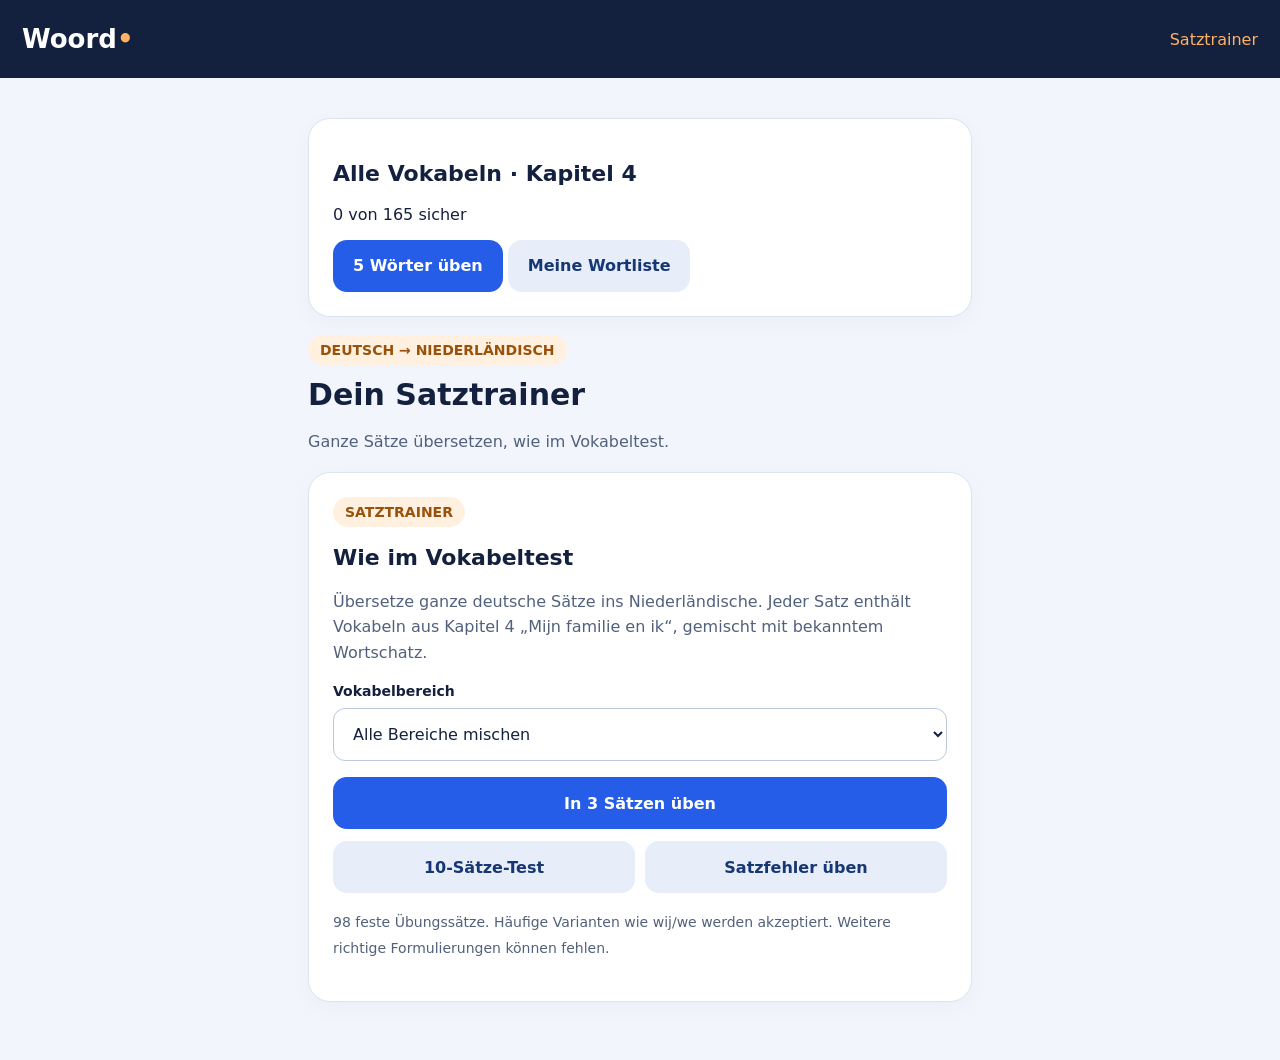
<file: woord/lerntraining/index.html>
<!doctype html><html lang="de"><meta charset="utf-8"><meta name="viewport" content="width=device-width,initial-scale=1"><title>Woord Satztrainer</title><style>
:root{font-family:system-ui,sans-serif;color:#14213e;background:#f2f5fc}*{box-sizing:border-box}body{margin:0}header{background:#14213e;color:white;padding:24px 22px;display:flex;align-items:center;justify-content:space-between}header b{font-size:26px}header span{color:#ffb164}main{max-width:700px;margin:auto;padding:22px 18px 40px}h1{font-size:30px;line-height:1.2;margin:12px 0}h2{font-size:22px}.muted{color:#52617b;line-height:1.6}.card{background:white;border:1px solid #dce3f1;border-radius:22px;padding:24px;margin:18px 0;box-shadow:0 6px 22px #14213e08}.tag{font-size:14px;font-weight:700;color:#99520c;background:#fff0df;padding:7px 12px;border-radius:30px;display:inline-block}.stats{display:flex;gap:12px}.stats>div{flex:1;background:white;border-radius:16px;padding:16px}.stats b{display:block;font-size:25px}button,input,select{font:inherit;font-size:16px}button{background:#255de8;color:white;border:0;padding:16px 20px;border-radius:14px;font-weight:700;min-height:52px;cursor:pointer}button.secondary{background:#e8edfa;color:#163774}button.ghost{background:transparent;color:#52617b;padding:12px}button:disabled{opacity:.45}input,select{width:100%;padding:15px;border:1px solid #bbc8e0;border-radius:12px;background:white;color:#14213e;margin:8px 0 16px}input:focus{outline:3px solid #b6ccff}.wide{width:100%}.row{display:flex;gap:10px;flex-wrap:wrap}.row>button{flex:1}label{font-size:14px;font-weight:700}.prompt{font-size:32px;line-height:1.3;margin:24px 0;overflow-wrap:anywhere}progress{width:100%;height:8px;accent-color:#255de8}.feedback{padding:16px;border-radius:14px;background:#eef2fb;line-height:1.6;margin:14px 0}.good{background:#e1f4e9}.bad{background:#fff0e3}.word{padding:14px 0;border-bottom:1px solid #e4e9f4}.word b{display:block;font-size:18px}.word span{line-height:1.6;color:#52617b}a{color:#255de8}summary{cursor:pointer;padding:12px 0;font-weight:700}small{font-size:14px}footer{margin-top:25px;color:#52617b;font-size:14px;line-height:1.6}
input{font-size:1.15rem}.prompt{font-size:clamp(1.4rem,5vw,2rem);line-height:1.5}button:focus-visible{outline:3px solid #14213e;outline-offset:2px}</style><header><b>Woord<span>•</span></b><span>Satztrainer</span></header><main id="app"></main><script>const app=document.getElementById('app');
let state;try{state=JSON.parse(typeof Android!=='undefined'?Android.load():localStorage.getItem('woord-satztrainer-v1'))||{}}catch(e){state={}}
function save(){const s=JSON.stringify(state);if(typeof Android!=='undefined')Android.save(s);else localStorage.setItem('woord-satztrainer-v1',s)}
const esc=s=>String(s).replace(/[&<>"']/g,c=>({'&':'&amp;','<':'&lt;','>':'&gt;','"':'&quot;',"'":'&#39;'}[c]));
const norm=s=>s.toLowerCase().normalize('NFC').replace(/[.!?,]/g,'').replace(/\s+/g,' ').trim();
function shuffle(a){const b=[...a];for(let i=b.length-1;i>0;i--){const j=Math.floor(Math.random()*(i+1));[b[i],b[j]]=[b[j],b[i]]}return b}
let session=null;
function home(){}
function leave(){leaveSentences()}
const SENTENCES=[["Meine Familie isst am Montag Suppe.", "Mijn familie eet op maandag soep.", "Kapitel 4", "Familie ist Einzahl: mijn familie eet."], ["Meine Mutter trinkt Pfefferminztee.", "Mijn moeder drinkt muntthee.", "Kapitel 4", "Bei mijn moeder steht drinkt."], ["Mein Vater möchte einen Milchkaffee.", "Mijn vader wil een koffie verkeerd.|Mijn vader wil graag een koffie verkeerd.", "Kapitel 4", "Nach wil bleibt die Wortgruppe een koffie verkeerd."], ["Mein Bruder isst einen Pfannkuchen.", "Mijn broer eet een pannenkoek.", "Kapitel 4", "Bei hij und mijn broer heißt es eet."], ["Meine Schwester schickt eine SMS.", "Mijn zus stuurt een sms.", "Kapitel 4", "Sturen wird hier zu stuurt."], ["Meine Tochter ist im Januar geboren.", "Mijn dochter is in januari geboren.", "Kapitel 4", "Geboren steht am Satzende."], ["Mein Sohn schläft am Wochenende aus.", "Mijn zoon slaapt in het weekend uit.", "Kapitel 4", "Uitslapen ist trennbar: slaapt … uit."], ["Meine Eltern bezahlen am Freitag.", "Mijn ouders rekenen op vrijdag af.", "Kapitel 4", "Afrekenen ist trennbar: rekenen … af."], ["Meine Großeltern trinken Mineralwasser.", "Mijn grootouders drinken mineraalwater.|Mijn grootouders drinken spa.", "Kapitel 4", "Grootouders steht im Plural: drinken."], ["Mein Onkel redet mit dem Kellner.", "Mijn oom praat met de ober.", "Kapitel 4", "Praten wird zu praat."], ["Meine Tante möchte einen Salat.", "Mijn tante wil een salade.|Mijn tante wil graag een salade.", "Kapitel 4", "Tante heißt auch auf Niederländisch tante."], ["Mein Neffe isst ein Brötchen.", "Mijn neef eet een broodje.", "Kapitel 4", "Neef kann Neffe oder Cousin bedeuten."], ["Meine Nichte trinkt Orangensaft.", "Mijn nicht drinkt sinaasappelsap.", "Kapitel 4", "Nicht kann Nichte oder Cousine bedeuten."], ["Mein Cousin ist am Montag hier.", "Mijn neef is op maandag hier.", "Kapitel 4", "Am Montag heißt op maandag."], ["Meine Cousine übt unter der Woche.", "Mijn nicht oefent door de week.", "Kapitel 4", "Oefenen wird in der Einzahl zu oefent."], ["Oma findet das Essen herrlich.", "Oma vindt het eten heerlijk.", "Kapitel 4", "Vinden wird bei oma zu vindt."], ["Opa möchte bezahlen.", "Opa wil afrekenen.|Opa wil graag afrekenen.", "Kapitel 4", "Nach wil steht der Infinitiv am Ende."], ["Mein Enkel isst Tomatensuppe.", "Mijn kleinzoon eet tomatensoep.", "Kapitel 4", "Enkel heißt kleinzoon."], ["Meine Enkelin möchte ein Geschenk.", "Mijn kleindochter wil een cadeau.|Mijn kleindochter wil graag een cadeau.", "Kapitel 4", "Geschenk heißt een cadeau."], ["Mein Enkelkind ist klein.", "Mijn kleinkind is klein.", "Kapitel 4", "Kleinkind ist ein het-Wort."], ["Meine Schwiegermutter trinkt kalte Schokoladenmilch.", "Mijn schoonmoeder drinkt koude chocomel.", "Kapitel 4", "Vor dem Nomen wird koud hier zu koude."], ["Mein Schwiegervater isst das Tagesgericht.", "Mijn schoonvader eet de daghap.", "Kapitel 4", "Tagesgericht heißt de daghap."], ["Meine Schwiegereltern kommen am Sonntag.", "Mijn schoonouders komen op zondag.", "Kapitel 4", "Schoonouders steht im Plural: komen."], ["Meine Schwägerin redet mit der Kellnerin.", "Mijn schoonzus praat met de serveerster.", "Kapitel 4", "Schwägerin heißt schoonzus."], ["Mein Schwager möchte eine Portion.", "Mijn zwager wil een portie.|Mijn zwager wil graag een portie.", "Kapitel 4", "Eine Portion heißt een portie."], ["Mein Schwiegersohn ist im März geboren.", "Mijn schoonzoon is in maart geboren.", "Kapitel 4", "März heißt maart."], ["Meine Schwiegertochter kommt am Dienstag.", "Mijn schoondochter komt op dinsdag.", "Kapitel 4", "Bei zij steht komt."], ["Unsere Familie isst zusammen.", "Ons gezin eet samen.", "Kapitel 4", "Gezin ist ein het-Wort, deshalb ons gezin."], ["Der Nachbar trinkt am Samstag Bier.", "De buurman drinkt op zaterdag bier.", "Kapitel 4", "Bei de buurman steht drinkt."], ["Meine Schwester ist schwanger.", "Mijn zus is in verwachting.|Mijn zus is zwanger.", "Kapitel 4", "In verwachting bedeutet schwanger."], ["Meine Eltern lassen sich scheiden.", "Mijn ouders gaan scheiden.", "Kapitel 4", "Sich scheiden lassen heißt hier gaan scheiden."], ["Mein Bruder will im Mai heiraten.", "Mijn broer wil in mei trouwen.", "Kapitel 4", "Trouwen bleibt nach wil im Infinitiv."], ["Meine Schwester ist verliebt.", "Mijn zus is verliefd.", "Kapitel 4", "Verliebt heißt verliefd."], ["Meine Tante ist verheiratet.", "Mijn tante is getrouwd.", "Kapitel 4", "Verheiratet heißt getrouwd."], ["Mein Vater ist geschieden.", "Mijn vader is gescheiden.", "Kapitel 4", "Geschieden heißt gescheiden."], ["Meine Oma hat heute Geburtstag.", "Mijn oma is vandaag jarig.", "Kapitel 4", "Geburtstag haben heißt jarig zijn."], ["Mein Bruder möchte studieren.", "Mijn broer wil studeren.", "Kapitel 4", "Nach wil steht studeren am Ende."], ["Meine Schwester studiert an einer Fachhochschule.", "Mijn zus studeert aan een hogeschool.", "Kapitel 4", "An einer Hochschule heißt aan een hogeschool."], ["Mein Bruder hat einen Hund.", "Mijn broer heeft een hond.", "Kapitel 4", "Hond ist ein de-Wort."], ["Die Kette ist ein Geschenk.", "De ketting is een cadeau.", "Kapitel 4", "Kette heißt de ketting."], ["Der Ring ist klein.", "De ring is klein.", "Kapitel 4", "Ring ist ein de-Wort."], ["Die Farbe ist schön.", "De kleur is mooi.", "Kapitel 4", "Farbe heißt de kleur."], ["Das Geschenk ist gelb.", "Het cadeau is geel.", "Kapitel 4", "Nach is bleibt geel unverändert."], ["Das Brötchen ist braun.", "Het broodje is bruin.", "Kapitel 4", "Braun heißt bruin."], ["Der Orangensaft ist orange.", "Het sinaasappelsap is oranje.", "Kapitel 4", "Orange heißt oranje."], ["Die Tomatensuppe ist rot.", "De tomatensoep is rood.", "Kapitel 4", "Rot heißt rood."], ["Die Schokoladenmilch ist braun.", "De chocomel is bruin.", "Kapitel 4", "Schokoladenmilch heißt chocomel."], ["Mein Vater hat schwarze Haare.", "Mijn vader heeft zwart haar.", "Kapitel 4", "Haar wird hier als Singular gebraucht: zwart haar."], ["Meine Mutter hat blaue Augen.", "Mijn moeder heeft blauwe ogen.", "Kapitel 4", "Vor ogen wird blauw zu blauwe."], ["Mein Bruder hat blonde Haare.", "Mijn broer heeft blond haar.", "Kapitel 4", "Blond haar steht ohne Endungs-e."], ["Die Beschreibung ist kurz.", "De omschrijving is kort.", "Kapitel 4", "Beschreibung heißt de omschrijving."], ["Ich rufe meine Tante am Montag an.", "Ik bel mijn tante op maandag.", "Kapitel 4", "Bellen bedeutet anrufen."], ["Das ist eine spannende Nachricht.", "Dat is spannend nieuws.", "Kapitel 4", "Nieuws ist ein het-Wort: spannend nieuws."], ["Wie spannend! Meine Schwester heiratet.", "Wat spannend! Mijn zus gaat trouwen.|Wat spannend! Mijn zus trouwt.", "Kapitel 4", "Wat spannend! bedeutet Wie spannend!"], ["Das meinst du nicht ernst!", "Dat meen je niet!", "Kapitel 4", "Merke dir diese feste Wendung."], ["Zuerst trinken wir einen Milchkaffee.", "Eerst drinken wij een koffie verkeerd.|Eerst drinken we een koffie verkeerd.", "Kapitel 4", "Nach eerst steht das Verb vor wij/we."], ["Meine Tante kommt mit.", "Mijn tante komt mee.", "Kapitel 4", "Mitkommen heißt meekomen: komt … mee."], ["Ich meine das ernst.", "Ik meen dat serieus.", "Kapitel 4", "Menen wird bei ik zu meen."], ["Meine Mutter findet den Salat lecker.", "Mijn moeder vindt de salade lekker.", "Kapitel 4", "Bei mijn moeder steht vindt."], ["Mein Bruder sieht gut aus.", "Mijn broer ziet er goed uit.", "Kapitel 4", "Aussehen heißt eruitzien: ziet er … uit."], ["Mein Vater hat einen Bart.", "Mijn vader heeft een baard.", "Kapitel 4", "Bart heißt de baard."], ["Meine Schwester trägt eine Brille.", "Mijn zus draagt een bril.", "Kapitel 4", "Dragen wird hier zu draagt."], ["Mein Bruder ist muskulös.", "Mijn broer is gespierd.", "Kapitel 4", "Muskulös heißt gespierd."], ["Meine Mutter hat Locken.", "Mijn moeder heeft krullen.", "Kapitel 4", "Die Mehrzahl von krul ist krullen."], ["Mein Cousin ist neugierig.", "Mijn neef is benieuwd.", "Kapitel 4", "Benieuwd bedeutet neugierig oder gespannt."], ["Ich glaube meinem Vater.", "Ik geloof mijn vader.", "Kapitel 4", "Geloven wird bei ik zu geloof."], ["Wir reden über die Familie.", "Wij praten over de familie.|We praten over de familie.", "Kapitel 4", "Über heißt hier over."], ["Das Mädchen trinkt Orangensaft.", "Het meisje drinkt sinaasappelsap.", "Kapitel 4", "Verkleinerungsformen wie meisje haben het."], ["Mein Bruder ist groß.", "Mijn broer is groot.", "Kapitel 4", "Groß heißt groot."], ["Meine Schwester ist schwanger.", "Mijn zus is zwanger.|Mijn zus is in verwachting.", "Kapitel 4", "Beide Wendungen bedeuten schwanger."], ["Meine Tante ist allein.", "Mijn tante is alleen.", "Kapitel 4", "Allein heißt alleen."], ["Mein Onkel isst wenig.", "Mijn oom eet weinig.", "Kapitel 4", "Wenig heißt weinig."], ["Mein Neffe ist mutig.", "Mijn neef is dapper.|Mijn neef is braaf.", "Kapitel 4", "Braaf kann brav oder im Buchkontext auch mutig bedeuten."], ["Der Salat ist schwer.", "De salade is zwaar.", "Kapitel 4", "Schwer im Sinne von Gewicht heißt zwaar."], ["Das ist ein Kompliment.", "Dat is een compliment.", "Kapitel 4", "Compliment hat den Artikel het."], ["Meine Schwester zeichnet die Familie.", "Mijn zus tekent de familie.", "Kapitel 4", "Tekenen wird hier zu tekent."], ["Die Zeichnung ist schön.", "De tekening is mooi.", "Kapitel 4", "Zeichnung heißt de tekening."], ["Heute Abend esse ich mit meiner Familie.", "Vanavond eet ik met mijn familie.", "Kapitel 4", "Nach vanavond folgt eet vor ik."], ["Das Geschenk ist eine Überraschung.", "Het cadeau is een verrassing.", "Kapitel 4", "Überraschung heißt de verrassing."], ["Die Linie ist waagerecht.", "De lijn is horizontaal.", "Kapitel 4", "Waagerecht heißt horizontaal."], ["Die Linie ist senkrecht.", "De lijn is verticaal.", "Kapitel 4", "Senkrecht heißt verticaal."], ["Mein Onkel kommt aus dem Dorf.", "Mijn oom komt uit het dorp.", "Kapitel 4", "Aus dem Dorf heißt uit het dorp."], ["Mein Bruder fährt mit dem Bus.", "Mijn broer gaat met de bus.", "Kapitel 4", "Mit dem Bus heißt met de bus."], ["Die Prinzessin ist im Februar geboren.", "De prinses is in februari geboren.", "Kapitel 4", "Prinzessin heißt de prinses."], ["Meine Mutter liest die Nachricht.", "Mijn moeder leest het nieuws.", "Kapitel 4", "Lesen wird hier zu leest."], ["Das Ehepaar möchte bezahlen.", "Het echtpaar wil afrekenen.|Het echtpaar wil graag afrekenen.", "Kapitel 4", "Echtpaar ist Einzahl: wil."], ["Meine Brüder und Schwestern essen zusammen.", "Mijn broers en zussen eten samen.", "Kapitel 4", "Geschwister heißt broers en zussen."], ["Das Essen ist wichtig.", "Het eten is belangrijk.", "Kapitel 4", "Wichtig heißt belangrijk."], ["Der Salat ist überhaupt nicht kalt.", "De salade is helemaal niet koud.", "Kapitel 4", "Überhaupt nicht heißt helemaal niet."], ["Die Suppe ist einigermaßen warm.", "De soep is best wel warm.", "Kapitel 4", "Best wel bedeutet hier einigermaßen oder ziemlich."], ["Mein Bruder isst sehr viel.", "Mijn broer eet heel erg veel.", "Kapitel 4", "Heel erg verstärkt hier veel."], ["Das Essen ist nicht besonders warm.", "Het eten is niet erg warm.", "Kapitel 4", "Niet erg bedeutet hier nicht besonders."], ["Mein Vater liebt Pfannkuchen.", "Mijn vader houdt van pannenkoeken.", "Kapitel 4", "Houden van wird hier zu houdt van."], ["Wir erwarten meine Oma am Freitag.", "Wij verwachten mijn oma op vrijdag.|We verwachten mijn oma op vrijdag.", "Kapitel 4", "Bei wij/we bleibt verwachten in der Grundform."], ["Ich hole meine Schwester ab.", "Ik haal mijn zus op.", "Kapitel 4", "Ophalen ist trennbar: haal … op."], ["Die Ohrringe sind ein Geschenk.", "De oorbellen zijn een cadeau.", "Kapitel 4", "Die Mehrzahl von oorbel ist oorbellen."], ["Meine Familie wohnt in Argentinien.", "Mijn familie woont in Argentinië.", "Kapitel 4", "Argentinië wird mit Trema geschrieben."], ["Mein Vater hat gerade eine SMS geschickt.", "Mijn vader heeft net een sms gestuurd.|Mijn vader heeft zojuist een sms gestuurd.", "Kapitel 4", "Gerade im zeitlichen Sinn heißt hier net oder zojuist."]].map((r,i)=>({id:i,de:r[0],nl:r[1].split('|'),group:r[2],tip:r[3]}));
let sentenceSession=null;session=null;
if(state.chapterVersion!==4){state.sentences={};delete state.activeRound;state.chapterVersion=4;}state.sentences=state.sentences||{};

home=function(){sentenceSession=null;session=null;app.innerHTML='<span class="tag">DEUTSCH → NIEDERLÄNDISCH</span><h1>Dein Satztrainer</h1><p class="muted">Ganze Sätze übersetzen, wie im Vokabeltest.</p><div class="stats"></div>';const card=document.createElement('section');card.className='card';card.innerHTML='<span class="tag">SATZTRAINER</span><h2>Wie im Vokabeltest</h2><p class="muted">Übersetze ganze deutsche Sätze ins Niederländische. Jeder Satz enthält Vokabeln aus Kapitel 4 „Mijn familie en ik“, gemischt mit bekanntem Wortschatz.</p><label for="sentenceGroup">Vokabelbereich</label><select id="sentenceGroup"><option value="Alle">Alle Bereiche mischen</option>'+[...new Set(SENTENCES.map(s=>s.group))].map(g=>'<option>'+esc(g)+'</option>').join('')+'</select><button class="wide" onclick="startSentences(\'learn\')">In 3 Sätzen üben</button><div class="row" style="margin-top:12px"><button class="secondary" onclick="startSentences(\'exam\')">10-Sätze-Test</button><button class="secondary" onclick="startSentences(\'errors\')">Satzfehler üben</button></div><p class="muted"><small>98 feste Übungssätze. Häufige Varianten wie wij/we werden akzeptiert. Weitere richtige Formulierungen können fehlen.</small></p>';app.insertBefore(card,app.querySelector('.stats'));};
function startSentences(mode){
const g=document.getElementById('sentenceGroup')?.value||'Alle';
let p=SENTENCES.filter(s=>g==='Alle'||s.group===g);
if(mode==='errors')p=p.filter(s=>state.sentences[s.id]?.wrong);
if(!p.length){alert('In diesem Bereich gibt es noch keine Satzfehler.');return;}
sentenceSession={mode,q:shuffle(p).sort((a,b)=>mode==='learn'?(Number(!!state.sentences[b.id]?.wrong)-Number(!!state.sentences[a.id]?.wrong))||((state.sentences[a.id]?.seen||0)-(state.sentences[b.id]?.seen||0)):0).slice(0,mode==='exam'?10:3),i:0,answers:[],graded:false,help:false,finished:false};
session={kind:'sentences'};renderSentence();
}
function renderSentence(){
const s=sentenceSession;if(s.i>=s.q.length)return finishSentences();
s.graded=false;s.help=false;const item=s.q[s.i];
app.innerHTML='<button class="ghost" onclick="leaveSentences()">Runde beenden</button><p>'+ (s.mode==='exam'?'SATZTEST':'SÄTZE ÜBEN')+' · '+(s.i+1)+' / '+s.q.length+'</p><progress value="'+s.i+'" max="'+s.q.length+'"></progress><div class="card"><span class="tag">'+esc(item.group)+'</span><p class="muted">Übersetze den ganzen Satz ins Niederländische.</p><div class="prompt">'+esc(item.de)+'</div><form id="sentenceForm"><label for="sentenceAnswer">Deine Übersetzung</label><input id="sentenceAnswer" autocomplete="off" autocapitalize="none" spellcheck="false" placeholder="Schreibe den ganzen Satz"><button id="sentenceCheck" class="wide">Antwort abgeben</button></form><div id="sentenceFeedback" aria-live="polite"></div>'+(s.mode==='exam'?'':'<button id="sentenceHint" class="ghost" onclick="sentenceHint()">Lösung ansehen</button>')+'</div>';
document.getElementById('sentenceForm').onsubmit=e=>{e.preventDefault();gradeSentence();};
}
function sentenceHint(){const s=sentenceSession;if(s.graded)return;s.help=true;document.getElementById('sentenceFeedback').innerHTML='<div class="feedback">'+esc(s.q[s.i].nl[0])+'<br><small>Mit Hilfe zählt die Antwort als Wiederholung.</small></div>';document.getElementById('sentenceHint').disabled=true;}
function gradeSentence(){
const s=sentenceSession;if(s.graded)return;const input=document.getElementById('sentenceAnswer'),a=input.value;if(!a.trim()&&!s.help){input.focus();return;}
s.graded=true;const item=s.q[s.i],ok=!s.help&&item.nl.some(n=>norm(n)===norm(a));s.answers.push({item,answer:a,ok,help:s.help});
if(!ok && s.mode!=='exam' && !s.q.slice(0,s.i).some(q=>q.id===item.id))s.q.push(item);
input.disabled=true;document.getElementById('sentenceCheck').disabled=true;if(document.getElementById('sentenceHint'))document.getElementById('sentenceHint').disabled=true;
document.getElementById('sentenceFeedback').innerHTML=(s.mode==='exam'?'':'<div class="feedback '+(ok?'good':'bad')+'"><b>'+(ok?'Richtig!':s.help?'Mit Hilfe geübt. Dieser Satz kommt noch einmal.':'Vergleiche mit der Musterlösung.')+'</b><br>'+esc(item.nl[0])+'<br><small>'+esc(item.tip)+'</small></div>')+'<button class="wide" onclick="nextSentence()">Weiter</button>';
}
function nextSentence(){sentenceSession.i++;renderSentence();}
function leaveSentences(){if(confirm('Satzrunde beenden und bisherige Antworten auswerten?'))finishSentences();}
function finishSentences(){
const s=sentenceSession;if(!s||s.finished)return;s.finished=true;
for(const a of s.answers){const old=state.sentences[a.item.id]||{seen:0,wrong:false};state.sentences[a.item.id]={seen:old.seen+1,wrong:!a.ok};}save();
const wrong=s.answers.filter(a=>!a.ok);
app.innerHTML='<span class="tag">SATZERGEBNIS</span><h1>'+s.answers.filter(a=>a.ok).length+' / '+s.answers.length+' richtig</h1><p class="muted">'+(s.mode==='exam'?'Test ohne Hinweise.':'Antworten mit angesehener Lösung zählen als Wiederholung.')+'</p><div class="card">'+(s.answers.length?s.answers.map(a=>'<div class="word"><b>'+esc(a.item.de)+'</b><span>Deine Antwort: '+esc(a.answer||'Lösung angesehen')+'</span><p class="feedback '+(a.ok?'good':'bad')+'">'+(a.ok?'Richtig.':'Musterlösung: '+esc(a.item.nl[0]))+'<br><small>'+esc(a.item.tip)+'</small></p></div>').join(''):'<p>Noch keine Sätze beantwortet.</p>')+'</div><button class="wide" onclick="home()">Zur Übersicht</button>'+(wrong.length?'<p class="muted">Deine Satzfehler sind gespeichert. Du kannst sie auf der Übersicht erneut üben.</p>':'');
}


function persistRound(){
 if(!sentenceSession||sentenceSession.finished){delete state.activeRound;save();return;}
 const input=document.getElementById('sentenceAnswer');
 state.activeRound={round:sentenceSession,html:app.innerHTML,answer:input?input.value:'',scroll:window.scrollY||0};save();
}
const renderSentenceBase=renderSentence;
renderSentence=function(){renderSentenceBase();
const s=sentenceSession;
if(s && !s.finished && s.mode!=='exam'){
 const box=document.getElementById('sentenceFeedback');
 box.insertAdjacentHTML('beforebegin','<div id="support"><button class="secondary" onclick="showWords()">Wörter als Hilfe</button></div>');
}
persistRound();};
function showWords(){
 const s=sentenceSession;if(s.graded)return;
 s.help=true;
 const words=shuffle(s.q[s.i].nl[0].replace(/[.!?]/g,'').split(/ +/));
 document.getElementById('support').innerHTML='<p>Tippe die Wörter in der richtigen Reihenfolge an. Du kannst deine Antwort auch bearbeiten.</p>'+words.map(w=>'<button type="button" class="secondary" style="margin:3px" onclick="addWord(this)">'+esc(w)+'</button>').join('');
 persistRound();
}
function addWord(button){
 if(sentenceSession.graded)return;
 const input=document.getElementById('sentenceAnswer');
 input.value=(input.value.trim()+' '+button.textContent).trim();persistRound();
}
const gradeSentenceBase=gradeSentence;
gradeSentence=function(){gradeSentenceBase();persistRound();};
const sentenceHintBase=sentenceHint;
sentenceHint=function(){sentenceHintBase();persistRound();};
const finishSentencesBase=finishSentences;
finishSentences=function(){finishSentencesBase();delete state.activeRound;save();session=null;};
const homeBase=home;
home=function(){delete state.activeRound;save();homeBase();};
document.addEventListener('input',e=>{if(e.target.id==='sentenceAnswer')persistRound();});
document.addEventListener('visibilitychange',()=>{if(document.hidden)persistRound();});
window.addEventListener('pagehide',persistRound);
function restoreRound(){
 const active=state.activeRound;
 if(!active||!active.round||active.round.finished){home();return;}
 sentenceSession=active.round;session={kind:'sentences'};app.innerHTML=active.html;
 const input=document.getElementById('sentenceAnswer');if(input)input.value=active.answer;
 const form=document.getElementById('sentenceForm');if(form)form.onsubmit=e=>{e.preventDefault();gradeSentence();};
 window.scrollTo(0,active.scroll||0);
}

const vocabulary=[["de familie","Familie, Verwandtschaft"],["de omschrijving","Umschreibung"],["in verwachting","schwanger"],["scheiden","sich scheiden lassen"],["trouwen","heiraten"],["verliefd","verliebt"],["de context","Kontext"],["afleiden","ableiten"],["Met Iris Janssen.","Iris Janssen hier (am Telefon)"],["het zusje","Schwesterherz, kleine Schwester"],["bellen","anrufen"],["namelijk","nämlich"],["de heleboel","viel, große Menge"],["spannend","spannend, aufregend"],["Wat spannend!","Wie spannend!"],["mee","mit"],["waarmee","womit"],["eerst","erst, zuerst"],["het nieuws","Nachricht, Neuigkeiten"],["de oom","Onkel"],["de tante","Tante"],["menen","meinen, ernst meinen"],["Dat meen je niet!","Das ist nicht dein Ernst!"],["getrouwd","verheiratet"],["eruit zien|eruitzien","aussehen"],["grijs","grau"],["het haar","Haar"],["de sproeten","Sommersprossen (Plural)"],["de baard","Bart"],["mager","dünn, mager"],["bedoelen","meinen (beabsichtigen)"],["gelukkig","glücklich"],["het nieuwtje","Neuigkeit"],["de bruiloft","Hochzeit"],["tja","tja (Ausdruck des Zögerns)"],["lief","lieb"],["knap","hübsch, gut aussehend"],["waar","wahr"],["Echt waar?","Wirklich?"],["lang","groß (Körpergröße), lang"],["slank","schlank"],["gespierd","muskulös"],["dragen","tragen"],["de bril","Brille"],["blond","blond"],["de krul","Locke"],["blauw","blau"],["het oog","Auge"],["Denemarken","Dänemark"],["alleen","allein"],["de kat","Katze"],["serieus","ernsthaft, im Ernst"],["zwart","schwarz"],["rood","rot"],["wit","weiß"],["mooi","schön"],["geloven","glauben"],["benieuwd","neugierig"],["bijgepraat zijn","auf dem Laufenden sein"],["Tot gauw.","Bis bald."],["het tegengestelde","Gegenteil"],["elk","jeder, jede, jedes"],["dik","dick"],["jong","jung"],["lelijk","hässlich"],["ander","anderer, andere, anderes"],["de woordgroep","Wortgruppe"],["het uiterlijk","Äußeres, Aussehen (Nomen)"],["de persoon","Person"],["beschrijven","beschreiben"],["soms","manchmal"],["volgens","laut, gemäß"],["het begin","Anfang, Beginn"],["begin volgend jaar","Anfang nächsten Jahres"],["het gesprek","Gespräch"],["opleveren","bringen, einbringen"],["veel","viel"],["houden van","lieben, mögen"],["verwachten","erwarten"],["de vader","Vater"],["vast","fest"],["de oorbel","Ohrring"],["zeker","sicher"],["het keertje","Mal"],["door elkaar halen","durcheinanderbringen"],["de vorm","Form"],["het adjectief","Adjektiv"],["het meisje","Mädchen"],["groot","groß (Größe allgemein)"],["het water","Wasser"],["vies","schmutzig"],["weinig","wenig"],["dan","als (beim Vergleich)"],["het drankje","Getränk"],["alleen","nur"],["zwaar","schwer"],["braaf","brav"],["het demonstratief pronomen|het demonstratieve pronomen","Demonstrativpronomen"],["de buurman","Nachbar"],["de broer","Bruder"],["de moeder","Mutter"],["de nicht","Nichte, Cousine"],["de schoonvader","Schwiegervater"],["de kleindochter","Enkelin"],["de zus","Schwester"],["de schoonmoeder","Schwiegermutter"],["de dochter","Tochter"],["de schoonzoon","Schwiegersohn"],["de opa","Opa"],["de zoon","Sohn"],["de kleinzoon","Enkel"],["de oma","Oma"],["de zwager","Schwager"],["het echtpaar","Ehepaar"],["de ouders","Eltern"],["de grootouders","Großeltern"],["het kleinkind","Enkelkind"],["de schoonouders","Schwiegereltern"],["de neef","Neffe, Cousin"],["de schoonzus","Schwägerin"],["de schoondochter","Schwiegertochter"],["het gezin","Kernfamilie"],["de stamboom","Stammbaum"],["stellen","stellen"],["bespreken","besprechen"],["de groep","Gruppe"],["de broers en zussen","Geschwister"],["belangrijk","wichtig"],["helemaal niet","überhaupt nicht"],["best wel","einigermaßen, ziemlich"],["heel erg","sehr"],["niet erg","nicht besonders"],["de kleur","Farbe"],["geel","gelb"],["groen","grün"],["oranje","orange"],["bruin","braun"],["de ketting","Kette"],["de hond","Hund"],["de tekening","Abbildung, Zeichnung"],["het compliment","Kompliment"],["complimentjes geven","Komplimente machen"],["vanavond","heute Abend"],["de uitdrukking","Ausdruck"],["de verrassing","Überraschung"],["de verbazing","Erstaunen"],["uitdrukken","ausdrücken"],["omcirkelen","einkreisen"],["opbellen","anrufen (trennbares Verb)"],["horizontaal","waagerecht"],["meest","meist"],["Argentinië","Argentinien"],["de lijn","Linie"],["verticaal","senkrecht"],["de prinses","Prinzessin"],["het onderdeel","Teil, Bestandteil"],["het koninklijk paar","Königspaar"],["het dorp","Dorf"],["jarig zijn","Geburtstag haben"],["studeren","studieren"],["de hogeschool","Hochschule, Fachhochschule"],["de bus","Bus"],["onbeklemtoond","unbetont"],["de knecht","Knecht"],["recht","gerade (nicht krumm)"]];
state.wordScores ||= {};
let wordQueue=[], wordPos=0, wordDone=false;
const wordScore=i=>state.wordScores[i]||0;
const vocabHome=home;
home=function(){vocabHome();app.insertAdjacentHTML('afterbegin','<section class="card"><h2>Alle Vokabeln · Kapitel 4</h2><p>'+vocabulary.filter((_,i)=>wordScore(i)>=2).length+' von '+vocabulary.length+' sicher</p><button onclick="beginWords()">5 Wörter üben</button> <button class="secondary" onclick="listWords()">Meine Wortliste</button></section>');};
function listWords(){app.innerHTML='<button onclick="home()">Zur Übersicht</button><h1>Meine Wortliste</h1><p>Zweimal selbst richtig übersetzt zählt als sicher.</p>'+vocabulary.map(([nl,de],i)=>'<div class="word"><b>'+esc(nl.split('|')[0])+'</b> '+esc(de)+' · '+(['offen','einmal richtig','sicher'][wordScore(i)])+'</div>').join('');}
function beginWords(){const ids=shuffle(vocabulary.map((_,i)=>i));wordQueue=ids.sort((a,b)=>Number(wordScore(a)>=2)-Number(wordScore(b)>=2)||Number(state.wordScores[a]!==undefined)-Number(state.wordScores[b]!==undefined)).slice(0,5);wordPos=0;showWord();}
function showWord(){if(wordPos>=wordQueue.length){app.innerHTML='<h1>Runde geschafft</h1><p>'+vocabulary.filter((_,i)=>wordScore(i)>=2).length+' von '+vocabulary.length+' sicher.</p><button onclick="beginWords()">Nächste 5 Wörter</button> <button class="secondary" onclick="home()">Übersicht</button>';return;}wordDone=false;const [nl,de]=vocabulary[wordQueue[wordPos]];app.innerHTML='<button class="ghost" onclick="home()">Zur Übersicht</button><section class="card"><p>Wort '+(wordPos+1)+' von '+wordQueue.length+'</p><h2>'+esc(de)+'</h2><form id="wordForm"><label for="wordInput">Auf Niederländisch · bei Nomen mit Artikel</label><input id="wordInput" autocomplete="off" spellcheck="false"><button>Prüfen</button> <button type="button" class="secondary" onclick="checkWord(true)">Wort zeigen</button></form><div role="status" id="wordResult"></div></section>';document.getElementById('wordForm').onsubmit=e=>{e.preventDefault();checkWord(false);};}
function checkWord(help){if(wordDone)return;const id=wordQueue[wordPos],[nl,de]=vocabulary[id],input=document.getElementById('wordInput');if(!help&&!input.value.trim()){input.focus();return;}wordDone=true;const ok=!help&&nl.split('|').some(a=>norm(a)===norm(input.value));state.wordScores[id]=ok?Math.min(2,wordScore(id)+1):0;save();input.disabled=true;document.getElementById('wordResult').innerHTML='<p class="feedback">'+(ok?'Richtig! ':help?'Präge dir das Wort ein. ':'Die Lösung lautet ' )+'<b>'+esc(nl.split('|')[0])+'</b></p><button onclick="wordPos++;showWord()">Weiter</button>';}

restoreRound();</script></html>
</file>
<file: styles.css>
:root {
    --bg-dark: #0f172a;
    --bg-darker: #020617;
    --primary: #06b6d4; /* cyan */
    --secondary: #10b981; /* neon green */
    --text-main: #f8fafc;
    --text-muted: #94a3b8;
    --glass-bg: rgba(30, 41, 59, 0.7);
    --glass-border: rgba(255, 255, 255, 0.1);
    --danger: #ef4444;
    --warning: #f59e0b;
    --success: #10b981;
}

* {
    margin: 0;
    padding: 0;
    box-sizing: border-box;
}

body {
    font-family: 'Inter', sans-serif;
    background-color: var(--bg-darker);
    color: var(--text-main);
    line-height: 1.6;
    overflow-x: hidden;
    scroll-behavior: smooth;
    font-size: 1.2rem; /* Groessere Basis */
}

h1, h2, h3, h4 {
    font-family: 'Outfit', sans-serif;
    font-weight: 700;
    margin-bottom: 1.5rem;
}

h2 { font-size: 3rem; }
h3 { font-size: 2rem; }

/* Vollbild Button */
.fullscreen-btn {
    position: fixed;
    top: 2rem;
    left: 2rem; /* Links, damit rechts die Navi frei ist */
    z-index: 1000;
    background: rgba(255,255,255,0.1);
    backdrop-filter: blur(10px);
    border: 1px solid rgba(255,255,255,0.2);
    color: white;
    width: 60px;
    height: 60px;
    border-radius: 50%;
    font-size: 2rem;
    cursor: pointer;
    transition: all 0.3s ease;
    display: flex;
    align-items: center;
    justify-content: center;
}
.fullscreen-btn:hover {
    background: var(--primary);
    transform: scale(1.1);
    box-shadow: 0 0 20px var(--primary);
}

/* Background Animation */
.background-blobs {
    position: fixed;
    top: 0;
    left: 0;
    width: 100vw;
    height: 100vh;
    z-index: -1;
    overflow: hidden;
}

.blob {
    position: absolute;
    border-radius: 50%;
    filter: blur(100px);
    opacity: 0.3;
    animation: float 20s infinite alternate;
}

.blob-1 {
    top: -10%;
    left: -10%;
    width: 50vw;
    height: 50vw;
    background: radial-gradient(circle, var(--primary), transparent 70%);
}

.blob-2 {
    bottom: -10%;
    right: -10%;
    width: 60vw;
    height: 60vw;
    background: radial-gradient(circle, var(--secondary), transparent 70%);
    animation-delay: -10s;
}

@keyframes float {
    0% { transform: translate(0, 0) scale(1); }
    100% { transform: translate(5%, 5%) scale(1.1); }
}

/* Layout */
.container {
    height: 100vh;
    overflow-y: scroll;
    scroll-snap-type: y mandatory;
    scrollbar-width: none; /* Firefox */
}

.container::-webkit-scrollbar {
    display: none; /* Chrome/Safari */
}

.slide {
    height: 100vh;
    width: 100vw;
    scroll-snap-align: center;
    display: flex;
    align-items: center;
    justify-content: center;
    padding: 2rem;
    position: relative;
}

/* Navigation */
.progress-nav {
    position: fixed;
    right: 2rem;
    top: 50%;
    transform: translateY(-50%);
    z-index: 100;
}

.progress-nav ul {
    list-style: none;
    display: flex;
    flex-direction: column;
    gap: 1.5rem;
}

.dot {
    display: block;
    width: 16px;
    height: 16px;
    border-radius: 50%;
    background: rgba(255, 255, 255, 0.2);
    transition: all 0.3s ease;
    border: 2px solid transparent;
}

.dot.active {
    background: var(--primary);
    box-shadow: 0 0 15px var(--primary);
    transform: scale(1.4);
}

.dot:hover {
    background: var(--text-main);
}

/* Glass Card */
.glass-card {
    background: var(--glass-bg);
    backdrop-filter: blur(20px);
    -webkit-backdrop-filter: blur(20px);
    border: 1px solid var(--glass-border);
    border-radius: 24px;
    padding: 5rem;
    max-width: 1300px;
    width: 90vw;
    box-shadow: 0 25px 50px -12px rgba(0, 0, 0, 0.5);
}

/* Typography & Colors */
.gradient-text {
    font-size: 5.5rem;
    background: linear-gradient(to right, var(--primary), var(--secondary));
    -webkit-background-clip: text;
    -webkit-text-fill-color: transparent;
    line-height: 1.1;
    margin-bottom: 1rem;
}

.highlight-text {
    color: var(--primary);
    font-weight: 600;
}

.badge {
    display: inline-block;
    padding: 0.6rem 1.2rem;
    background: rgba(6, 182, 212, 0.1);
    color: var(--primary);
    border: 1px solid var(--primary);
    border-radius: 99px;
    font-size: 1rem;
    font-weight: 600;
    text-transform: uppercase;
    letter-spacing: 1.5px;
    margin-bottom: 2rem;
}

.subtitle {
    font-size: 1.8rem;
    color: var(--text-muted);
    margin-bottom: 2rem;
}

.author {
    font-size: 1.3rem;
    font-weight: 600;
    color: var(--text-main);
    margin-bottom: 3rem;
}

/* Components */
.feature-list {
    list-style: none;
    display: flex;
    flex-direction: column;
    gap: 1.5rem;
    margin-top: 2rem;
}

.feature-list li {
    display: flex;
    align-items: flex-start;
    gap: 1.5rem;
    font-size: 1.4rem;
    background: rgba(255, 255, 255, 0.03);
    padding: 2rem;
    border-radius: 16px;
    border: 1px solid rgba(255,255,255,0.05);
}

.feature-list .icon {
    font-size: 2.5rem;
}

/* Grids */
.grid-2 {
    display: grid;
    grid-template-columns: 1fr 1fr;
    gap: 2.5rem;
    margin: 2rem 0;
}

.grid-4 {
    display: grid;
    grid-template-columns: repeat(4, 1fr);
    gap: 2rem;
    margin-top: 3rem;
}

/* Boxes */
.info-box {
    padding: 2.5rem;
    border-radius: 16px;
    background: rgba(255, 255, 255, 0.05);
    border-left: 5px solid transparent;
}

.info-box.danger { border-color: var(--danger); }
.info-box.warning { border-color: var(--warning); }
.info-box.success { border-color: var(--success); }

.highlight-box {
    padding: 2rem;
    border-radius: 12px;
    background: rgba(16, 185, 129, 0.1);
    border: 1px solid var(--success);
    color: #fff;
    font-size: 1.5rem;
    text-align: center;
    margin-top: 2rem;
}

/* Reactions */
.reaction-container {
    display: flex;
    align-items: center;
    justify-content: space-between;
    background: rgba(0,0,0,0.3);
    padding: 3rem;
    border-radius: 16px;
    margin: 2rem 0;
    border: 1px solid rgba(255,255,255,0.1);
}

.reaction-step {
    text-align: center;
}

.reaction-step .molecule {
    display: block;
    font-size: 3.5rem;
    font-family: 'Outfit', sans-serif;
    font-weight: 700;
}

.reaction-step .desc {
    color: var(--text-muted);
    font-size: 1.1rem;
}

.reaction-arrow {
    display: flex;
    flex-direction: column;
    align-items: center;
    color: var(--primary);
    font-weight: 600;
    font-size: 1.2rem;
}

.reaction-arrow .lightning {
    font-size: 3rem;
    animation: pulse 1s infinite alternate;
}

@keyframes pulse {
    0% { transform: scale(1); filter: drop-shadow(0 0 5px var(--primary)); }
    100% { transform: scale(1.2); filter: drop-shadow(0 0 15px var(--primary)); }
}

.clean-list {
    list-style: none;
    font-size: 1.4rem;
}
.clean-list li {
    padding: 0.5rem 0;
    position: relative;
    padding-left: 2.5rem;
}
.clean-list li::before {
    content: "→";
    position: absolute;
    left: 0;
    color: var(--primary);
    font-weight: bold;
}

/* Problem Solution */
.problem-solution {
    display: grid;
    grid-template-columns: 1fr 1fr;
    gap: 2.5rem;
    margin: 2rem 0;
}

.box {
    padding: 2.5rem;
    border-radius: 16px;
    font-size: 1.3rem;
}

.box.error {
    background: rgba(239, 68, 68, 0.1);
    border: 1px solid var(--danger);
}

.box.success {
    background: rgba(16, 185, 129, 0.1);
    border: 1px solid var(--success);
}

.equation-box {
    text-align: center;
    background: rgba(0,0,0,0.4);
    padding: 3rem;
    border-radius: 16px;
    margin: 2rem 0;
    border: 1px solid rgba(255,255,255,0.05);
}

.equation-box .label {
    color: var(--text-muted);
    text-transform: uppercase;
    letter-spacing: 2px;
    font-size: 1rem;
    margin-bottom: 1.5rem;
}

.equation-box .equation {
    font-size: 3.5rem;
    font-family: 'Outfit', sans-serif;
    font-weight: bold;
}

.footnote {
    color: var(--text-muted);
    font-size: 1.1rem;
}

/* Use cases */
.use-case {
    background: rgba(255,255,255,0.03);
    padding: 2.5rem 2rem;
    border-radius: 16px;
    text-align: center;
    border: 1px solid rgba(255,255,255,0.05);
    transition: transform 0.3s ease;
}

.use-case:hover {
    transform: translateY(-10px);
    background: rgba(255,255,255,0.08);
}

.use-case .icon {
    font-size: 4rem;
    margin-bottom: 1.5rem;
}

/* Pros and Cons */
.pros-cons {
    display: grid;
    grid-template-columns: 1fr 1fr;
    gap: 4rem;
    margin-top: 3rem;
}

.pros ul, .cons ul {
    list-style: none;
}

.pros ul li, .cons ul li {
    font-size: 1.4rem;
    margin-bottom: 1.5rem;
    padding-left: 2.5rem;
    position: relative;
}

.pros ul li::before {
    content: "✓";
    color: var(--success);
    position: absolute;
    left: 0;
    font-weight: bold;
    font-size: 1.8rem;
    top: -4px;
}

.cons ul li::before {
    content: "✗";
    color: var(--danger);
    position: absolute;
    left: 0;
    font-weight: bold;
    font-size: 1.8rem;
    top: -4px;
}

.success-text { color: var(--success); }
.danger-text { color: var(--danger); }

/* Conclusion */
.conclusion-list {
    list-style: none;
    font-size: 1.6rem;
    margin: 3rem auto;
    max-width: 900px;
    text-align: left;
}
.conclusion-list li {
    margin-bottom: 1.5rem;
    padding: 2rem;
    background: rgba(255,255,255,0.03);
    border-radius: 12px;
    border-left: 5px solid var(--primary);
}
.end-text {
    font-size: 4rem;
    margin-top: 5rem;
}

/* Scroll button */
.scroll-btn {
    display: inline-block;
    padding: 1.2rem 3rem;
    background: linear-gradient(to right, var(--primary), var(--secondary));
    color: #fff;
    text-decoration: none;
    border-radius: 99px;
    font-weight: 600;
    font-size: 1.3rem;
    transition: transform 0.3s, box-shadow 0.3s;
    margin-top: 2rem;
}

.scroll-btn:hover {
    transform: translateY(3px);
    box-shadow: 0 10px 20px -10px var(--primary);
}

/* Animations */
.animate-on-scroll,
.feature-list li,
.grid-2 > div,
.grid-4 > div,
.clean-list li,
.conclusion-list li {
    opacity: 0;
    transform: translateY(40px);
    transition: all 0.8s cubic-bezier(0.16, 1, 0.3, 1);
}

.visible {
    opacity: 1 !important;
    transform: translateY(0) !important;
}

.text-center {
    text-align: center;
}

/* Responsive */
@media (max-width: 1200px) {
    .glass-card { padding: 3rem; max-width: 95vw; }
    .gradient-text { font-size: 4rem; }
    h2 { font-size: 2.5rem; }
}

@media (max-width: 768px) {
    body { font-size: 1rem; }
    .glass-card { padding: 2rem; width: 100vw; border-radius: 0; }
    .gradient-text { font-size: 2.5rem; }
    .grid-2 { grid-template-columns: 1fr; }
    .grid-4 { grid-template-columns: 1fr 1fr; }
    .problem-solution { grid-template-columns: 1fr; }
    .pros-cons { grid-template-columns: 1fr; gap: 2rem; }
    .reaction-container { flex-direction: column; gap: 1.5rem; }
    .progress-nav { display: none; }
    .fullscreen-btn { display: none; }
}
</file>
<file: lernraum/style.css>
:root{font-family:system-ui,-apple-system,BlinkMacSystemFont,'Segoe UI',sans-serif;color:#192c27;background:#f5f5ef;font-synthesis:none;--green:#285c49;--muted:#69756d;--line:#dce2d7}*{box-sizing:border-box}body{margin:0}header{max-width:1120px;margin:auto;padding:24px 28px;display:flex;align-items:center;gap:24px;border-bottom:1px solid var(--line)}header a{color:inherit;text-decoration:none;font-size:23px;letter-spacing:-1px}header span{flex:1;color:var(--muted);font-size:13px}main{max-width:1064px;margin:auto;padding:44px 0 100px}h1{font-size:clamp(32px,5vw,55px);line-height:1.08;letter-spacing:-2px;margin:12px 0 20px}h2{font-size:23px;letter-spacing:-.5px}h3{margin:8px 0}p{line-height:1.6}button,.button{font:inherit;cursor:pointer;border:1px solid var(--line);background:white;border-radius:12px;padding:12px 18px;color:inherit;font-weight:600;text-decoration:none;display:inline-block}button:hover,.button:hover{border-color:var(--green);background:#edf2e8}button:disabled{opacity:.5;cursor:default}.primary{background:var(--green);color:white;border-color:var(--green)}.primary:hover{background:#1f493a;color:white}.danger{color:#a33131}.small{padding:8px 12px;font-size:13px}.tag,.eyebrow{font-size:12px;font-weight:700;letter-spacing:1.4px;text-transform:uppercase;color:var(--green)}.muted{color:var(--muted)}.hero{display:grid;grid-template-columns:1.5fr 1fr;gap:36px;align-items:center;margin-bottom:40px}.hero p{max-width:500px;color:var(--muted)}.focus{padding:28px;background:#e7eddc;border-radius:24px;position:relative}.focus strong{font-size:52px;letter-spacing:-2px;display:block}.row{display:flex;gap:12px;align-items:center;flex-wrap:wrap}.between{justify-content:space-between}.grid{display:grid;grid-template-columns:repeat(3,1fr);gap:18px}.card{background:white;border:1px solid var(--line);border-radius:20px;padding:24px;overflow-wrap:anywhere}.card p{color:var(--muted);font-size:14px}.card .icon{width:42px;height:42px;display:grid;place-items:center;background:#e7eddc;border-radius:13px;margin-bottom:20px;font-weight:700}.card button{margin-top:12px}.empty{padding:45px;background:white;border:1px dashed #bdcbbd;border-radius:22px;text-align:center}.section{margin-top:36px}.narrow{max-width:720px;margin:auto}.panel{background:white;border:1px solid var(--line);border-radius:22px;padding:30px;margin:22px 0}label{display:block;font-weight:600;margin:18px 0 8px}input,textarea,select{font:inherit;width:100%;padding:13px;border:1px solid #cbd4ca;border-radius:10px;background:#fff;color:inherit}textarea{min-height:120px;resize:vertical}input:focus,textarea:focus,select:focus{outline:3px solid #c9dec5;border-color:var(--green)}:focus-visible{outline:3px solid #88b7a0;outline-offset:3px}.help{font-size:13px;color:var(--muted)}.notes{white-space:pre-wrap;line-height:1.7}.listitem{border-bottom:1px solid var(--line);padding:18px 0}.listitem:last-child{border:0}.answer{background:#eaf2e7;border-radius:15px;padding:20px;white-space:pre-wrap}.feedback{padding:20px;border-radius:15px;background:#fff0df;line-height:1.6;margin:20px 0}.progress{height:6px;background:#dce2d7;border-radius:9px;margin:20px 0}.progress i{display:block;height:100%;background:var(--green);border-radius:9px}.question{font-size:28px;line-height:1.35;white-space:pre-wrap;letter-spacing:-.6px;margin:30px 0}.stat{font-size:38px;font-weight:700}details{padding:16px 0}summary{cursor:pointer;font-weight:600}#toast{position:fixed;bottom:24px;left:50%;transform:translateX(-50%);background:#192c27;color:white;border-radius:12px;padding:14px 20px;display:none;max-width:90%;z-index:20}nav{margin-bottom:26px}.badge{border-radius:20px;background:#eef3e9;padding:5px 10px;font-size:12px}.split{display:grid;grid-template-columns:1fr 1fr;gap:20px}.sr{position:absolute;width:1px;height:1px;overflow:hidden;clip:rect(0,0,0,0)}@media(max-width:1120px){main{padding:32px 24px 80px}}@media(max-width:700px){header{padding:18px 20px;gap:12px}header span{display:none}header button{margin-left:auto;font-size:12px;padding:10px}.hero,.split{grid-template-columns:1fr}.hero{gap:14px}.grid{grid-template-columns:1fr}h1{letter-spacing:-1px}.focus{padding:22px}.panel{padding:22px}.question{font-size:24px}.empty{padding:30px 20px}}
</file>
